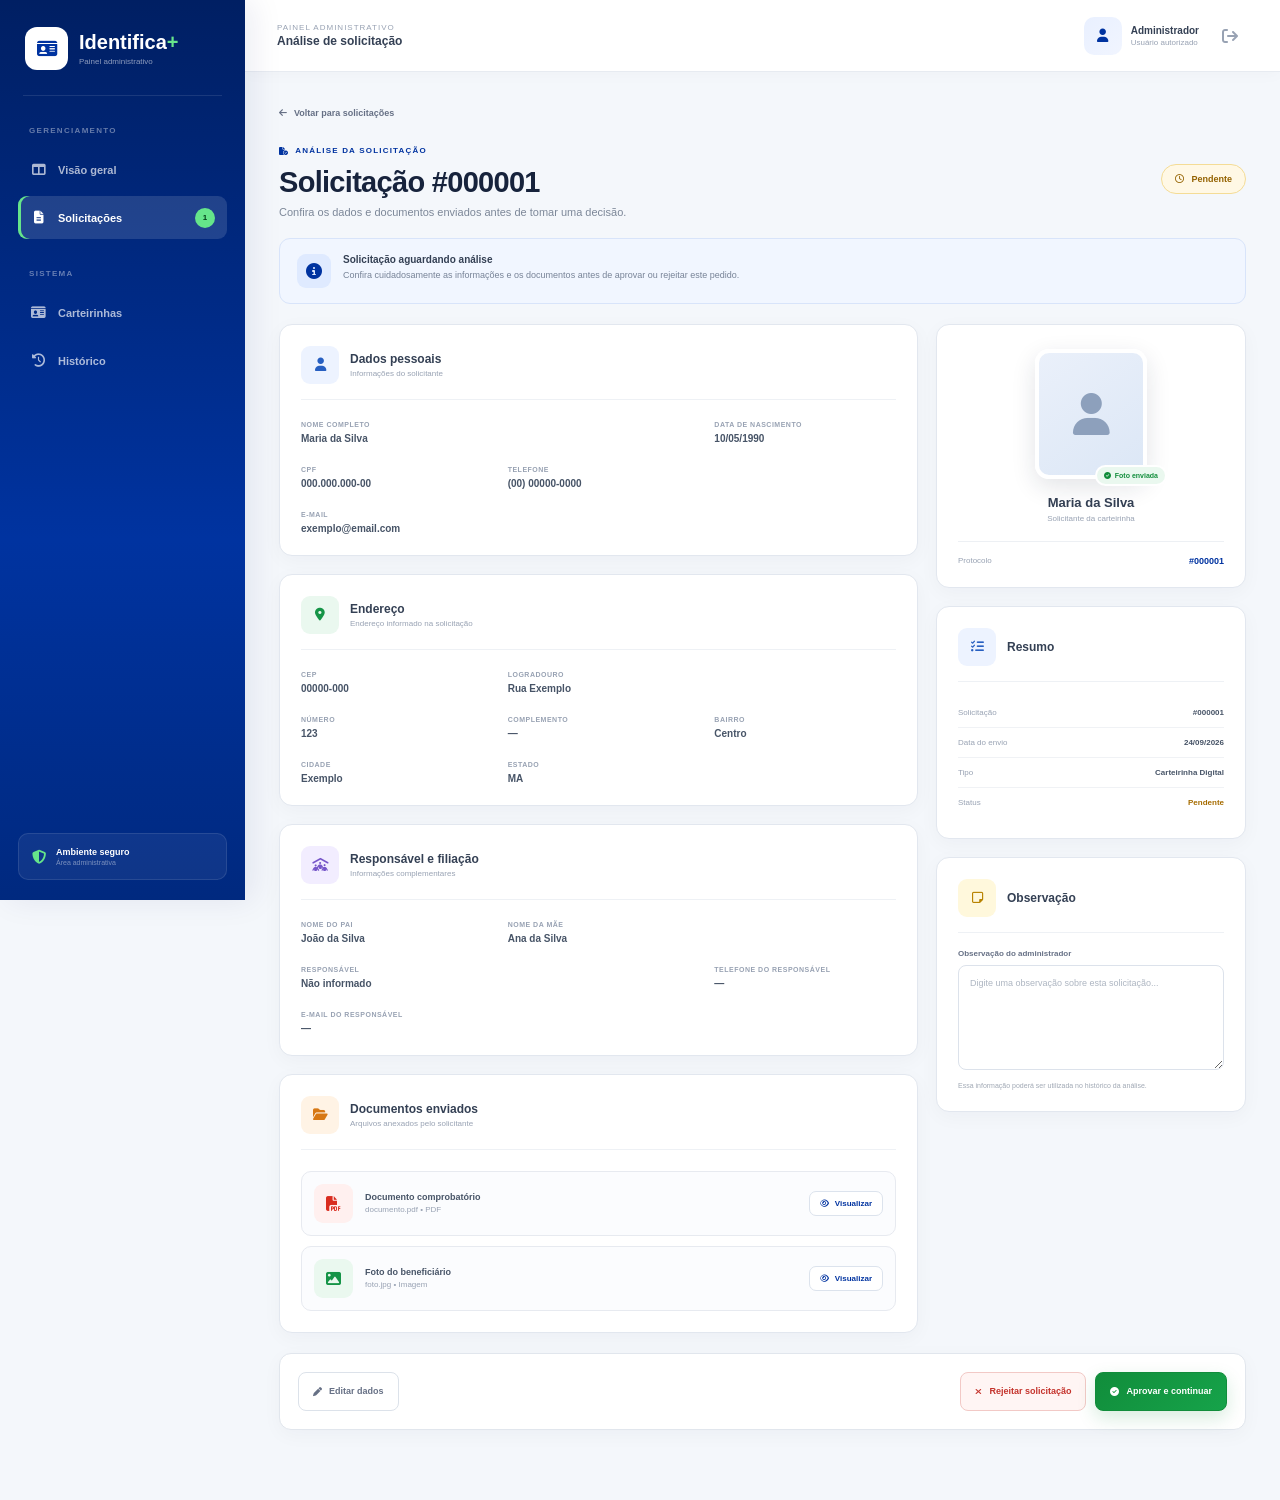
<file: area.admin/analisar-solicitacao.html>
<!DOCTYPE html>
<html lang="pt-BR">

<head>
    <meta charset="UTF-8">
    <meta name="viewport" content="width=device-width, initial-scale=1.0">

    <title>Analisar Solicitação | Identifica+</title>

    <link rel="stylesheet" href="style.css">

    <link
        rel="stylesheet"
        href="https://cdnjs.cloudflare.com/ajax/libs/font-awesome/6.5.2/css/all.min.css"
    >
</head>

<body class="admin-body">

    <div class="admin-layout">

        <!-- MENU LATERAL -->
        <aside class="admin-sidebar">

            <div class="sidebar-marca">

                <div class="sidebar-logo">
                    <i class="fa-solid fa-id-card"></i>
                </div>

                <div>
                    <h1>Identifica<span>+</span></h1>
                    <p>Painel administrativo</p>
                </div>

            </div>

            <div class="sidebar-divisor"></div>

            <nav class="sidebar-menu">

                <span class="sidebar-menu-titulo">
                    GERENCIAMENTO
                </span>

                <a
                    href="dashboard-admin.html"
                    class="sidebar-link"
                >
                    <i class="fa-solid fa-table-columns"></i>
                    <span>Visão geral</span>
                </a>

                <a
                    href="dashboard-admin.html#solicitacoes"
                    class="sidebar-link ativo"
                >
                    <i class="fa-solid fa-file-lines"></i>
                    <span>Solicitações</span>

                    <span class="sidebar-contador">
                        1
                    </span>
                </a>

                <span class="sidebar-menu-titulo segundo">
                    SISTEMA
                </span>

                <a href="#" class="sidebar-link">
                    <i class="fa-solid fa-id-card"></i>
                    <span>Carteirinhas</span>
                </a>

                <a href="#" class="sidebar-link">
                    <i class="fa-solid fa-clock-rotate-left"></i>
                    <span>Histórico</span>
                </a>

            </nav>

            <div class="sidebar-rodape">

                <div class="sidebar-seguranca">

                    <i class="fa-solid fa-shield-halved"></i>

                    <div>
                        <strong>Ambiente seguro</strong>
                        <span>Área administrativa</span>
                    </div>

                </div>

            </div>

        </aside>


        <!-- CONTEÚDO -->
        <div class="admin-principal">

            <!-- TOPBAR -->
            <header class="admin-topbar">

                <button
                    type="button"
                    class="btn-menu-mobile"
                    id="btnMenuMobile"
                    aria-label="Abrir menu"
                >
                    <i class="fa-solid fa-bars"></i>
                </button>

                <div class="topbar-identificacao">
                    <span>Painel administrativo</span>
                    <strong>Análise de solicitação</strong>
                </div>

                <div class="topbar-direita">

                    <div class="topbar-usuario">

                        <div class="usuario-avatar">
                            <i class="fa-solid fa-user"></i>
                        </div>

                        <div class="usuario-info">
                            <strong>Administrador</strong>
                            <span>Usuário autorizado</span>
                        </div>

                    </div>

                    <a
                        href="login-admin.html"
                        class="topbar-sair"
                        title="Sair"
                    >
                        <i class="fa-solid fa-arrow-right-from-bracket"></i>
                    </a>

                </div>

            </header>


            <main class="analise-conteudo">

                <!-- VOLTAR -->
                <a
                    href="dashboard-admin.html"
                    class="voltar-dashboard"
                >
                    <i class="fa-solid fa-arrow-left"></i>
                    Voltar para solicitações
                </a>


                <!-- CABEÇALHO DA SOLICITAÇÃO -->
                <section class="analise-cabecalho">

                    <div>

                        <span class="dashboard-etiqueta">
                            <i class="fa-solid fa-file-circle-check"></i>
                            ANÁLISE DA SOLICITAÇÃO
                        </span>

                        <h2>
                            Solicitação #000001
                        </h2>

                        <p>
                            Confira os dados e documentos enviados
                            antes de tomar uma decisão.
                        </p>

                    </div>

                    <span class="status-analise pendente">
                        <i class="fa-regular fa-clock"></i>
                        Pendente
                    </span>

                </section>


                <!-- ALERTA -->
                <div class="analise-alerta">

                    <div class="analise-alerta-icone">
                        <i class="fa-solid fa-circle-info"></i>
                    </div>

                    <div>
                        <strong>
                            Solicitação aguardando análise
                        </strong>

                        <p>
                            Confira cuidadosamente as informações
                            e os documentos antes de aprovar ou
                            rejeitar este pedido.
                        </p>
                    </div>

                </div>


                <!-- GRID PRINCIPAL -->
                <div class="analise-grid">

                    <!-- COLUNA PRINCIPAL -->
                    <div class="analise-coluna-principal">

                        <!-- DADOS PESSOAIS -->
                        <section class="analise-card">

                            <div class="analise-card-titulo">

                                <div class="analise-card-icone azul">
                                    <i class="fa-solid fa-user"></i>
                                </div>

                                <div>
                                    <h3>Dados pessoais</h3>
                                    <p>
                                        Informações do solicitante
                                    </p>
                                </div>

                            </div>

                            <div class="dados-grid">

                                <div class="dado-item grande">
                                    <span>Nome completo</span>
                                    <strong>Maria da Silva</strong>
                                </div>

                                <div class="dado-item">
                                    <span>Data de nascimento</span>
                                    <strong>10/05/1990</strong>
                                </div>

                                <div class="dado-item">
                                    <span>CPF</span>
                                    <strong>000.000.000-00</strong>
                                </div>

                                <div class="dado-item">
                                    <span>Telefone</span>
                                    <strong>(00) 00000-0000</strong>
                                </div>

                                <div class="dado-item grande">
                                    <span>E-mail</span>
                                    <strong>exemplo@email.com</strong>
                                </div>

                            </div>

                        </section>


                        <!-- ENDEREÇO -->
                        <section class="analise-card">

                            <div class="analise-card-titulo">

                                <div class="analise-card-icone verde">
                                    <i class="fa-solid fa-location-dot"></i>
                                </div>

                                <div>
                                    <h3>Endereço</h3>
                                    <p>
                                        Endereço informado na solicitação
                                    </p>
                                </div>

                            </div>

                            <div class="dados-grid">

                                <div class="dado-item">
                                    <span>CEP</span>
                                    <strong>00000-000</strong>
                                </div>

                                <div class="dado-item grande">
                                    <span>Logradouro</span>
                                    <strong>Rua Exemplo</strong>
                                </div>

                                <div class="dado-item">
                                    <span>Número</span>
                                    <strong>123</strong>
                                </div>

                                <div class="dado-item">
                                    <span>Complemento</span>
                                    <strong>—</strong>
                                </div>

                                <div class="dado-item">
                                    <span>Bairro</span>
                                    <strong>Centro</strong>
                                </div>

                                <div class="dado-item">
                                    <span>Cidade</span>
                                    <strong>Exemplo</strong>
                                </div>

                                <div class="dado-item">
                                    <span>Estado</span>
                                    <strong>MA</strong>
                                </div>

                            </div>

                        </section>


                        <!-- RESPONSÁVEL -->
                        <section class="analise-card">

                            <div class="analise-card-titulo">

                                <div class="analise-card-icone roxo">
                                    <i class="fa-solid fa-people-roof"></i>
                                </div>

                                <div>
                                    <h3>Responsável e filiação</h3>
                                    <p>
                                        Informações complementares
                                    </p>
                                </div>

                            </div>

                            <div class="dados-grid">

                                <div class="dado-item">
                                    <span>Nome do pai</span>
                                    <strong>João da Silva</strong>
                                </div>

                                <div class="dado-item">
                                    <span>Nome da mãe</span>
                                    <strong>Ana da Silva</strong>
                                </div>

                                <div class="dado-item grande">
                                    <span>Responsável</span>
                                    <strong>Não informado</strong>
                                </div>

                                <div class="dado-item">
                                    <span>Telefone do responsável</span>
                                    <strong>—</strong>
                                </div>

                                <div class="dado-item grande">
                                    <span>E-mail do responsável</span>
                                    <strong>—</strong>
                                </div>

                            </div>

                        </section>


                        <!-- DOCUMENTOS -->
                        <section class="analise-card">

                            <div class="analise-card-titulo">

                                <div class="analise-card-icone laranja">
                                    <i class="fa-solid fa-folder-open"></i>
                                </div>

                                <div>
                                    <h3>Documentos enviados</h3>
                                    <p>
                                        Arquivos anexados pelo solicitante
                                    </p>
                                </div>

                            </div>


                            <div class="documentos-lista">

                                <article class="documento-item">

                                    <div class="documento-tipo pdf">
                                        <i class="fa-solid fa-file-pdf"></i>
                                    </div>

                                    <div class="documento-info">
                                        <strong>
                                            Documento comprobatório
                                        </strong>

                                        <span>
                                            documento.pdf • PDF
                                        </span>
                                    </div>

                                    <button
                                        type="button"
                                        class="btn-documento"
                                    >
                                        <i class="fa-regular fa-eye"></i>
                                        Visualizar
                                    </button>

                                </article>


                                <article class="documento-item">

                                    <div class="documento-tipo imagem">
                                        <i class="fa-solid fa-image"></i>
                                    </div>

                                    <div class="documento-info">
                                        <strong>
                                            Foto do beneficiário
                                        </strong>

                                        <span>
                                            foto.jpg • Imagem
                                        </span>
                                    </div>

                                    <button
                                        type="button"
                                        class="btn-documento"
                                    >
                                        <i class="fa-regular fa-eye"></i>
                                        Visualizar
                                    </button>

                                </article>

                            </div>

                        </section>

                    </div>


                    <!-- COLUNA DIREITA -->
                    <aside class="analise-coluna-lateral">

                        <!-- FOTO -->
                        <section class="analise-card foto-card">

                            <div class="foto-beneficiario">

                                <div class="foto-placeholder">
                                    <i class="fa-solid fa-user"></i>
                                </div>

                                <span class="foto-status">
                                    <i class="fa-solid fa-circle-check"></i>
                                    Foto enviada
                                </span>

                            </div>

                            <h3>Maria da Silva</h3>

                            <p>
                                Solicitante da carteirinha
                            </p>

                            <div class="foto-protocolo">

                                <span>Protocolo</span>

                                <strong>#000001</strong>

                            </div>

                        </section>


                        <!-- RESUMO -->
                        <section class="analise-card">

                            <div class="analise-card-titulo compacto">

                                <div class="analise-card-icone azul">
                                    <i class="fa-solid fa-list-check"></i>
                                </div>

                                <div>
                                    <h3>Resumo</h3>
                                </div>

                            </div>


                            <div class="resumo-analise">

                                <div>
                                    <span>Solicitação</span>
                                    <strong>#000001</strong>
                                </div>

                                <div>
                                    <span>Data do envio</span>
                                    <strong>24/09/2026</strong>
                                </div>

                                <div>
                                    <span>Tipo</span>
                                    <strong>Carteirinha Digital</strong>
                                </div>

                                <div>
                                    <span>Status</span>

                                    <strong class="texto-pendente">
                                        Pendente
                                    </strong>
                                </div>

                            </div>

                        </section>


                        <!-- OBSERVAÇÃO -->
                        <section class="analise-card">

                            <div class="analise-card-titulo compacto">

                                <div class="analise-card-icone amarelo">
                                    <i class="fa-regular fa-note-sticky"></i>
                                </div>

                                <div>
                                    <h3>Observação</h3>
                                </div>

                            </div>

                            <label
                                for="observacaoAdmin"
                                class="label-observacao"
                            >
                                Observação do administrador
                            </label>

                            <textarea
                                id="observacaoAdmin"
                                class="observacao-admin"
                                placeholder="Digite uma observação sobre esta solicitação..."
                            ></textarea>

                            <span class="observacao-ajuda">
                                Essa informação poderá ser utilizada
                                no histórico da análise.
                            </span>

                        </section>

                    </aside>

                </div>


                <!-- AÇÕES -->
                <section class="acoes-analise">

                    <div class="acoes-esquerda">

                        <button
                            type="button"
                            class="btn-analise btn-editar"
                        >
                            <i class="fa-solid fa-pen"></i>
                            Editar dados
                        </button>

                    </div>


                    <div class="acoes-direita">

                        <button
                            type="button"
                            class="btn-analise btn-rejeitar"
                        >
                            <i class="fa-solid fa-xmark"></i>
                            Rejeitar solicitação
                        </button>


                        <button
                            type="button"
                            class="btn-analise btn-validar"
                        >
                            <i class="fa-solid fa-circle-check"></i>
                            Aprovar e continuar
                        </button>

                    </div>

                </section>

            </main>

        </div>

    </div>


    <script src="script.js"></script>

</body>

</html>
</file>
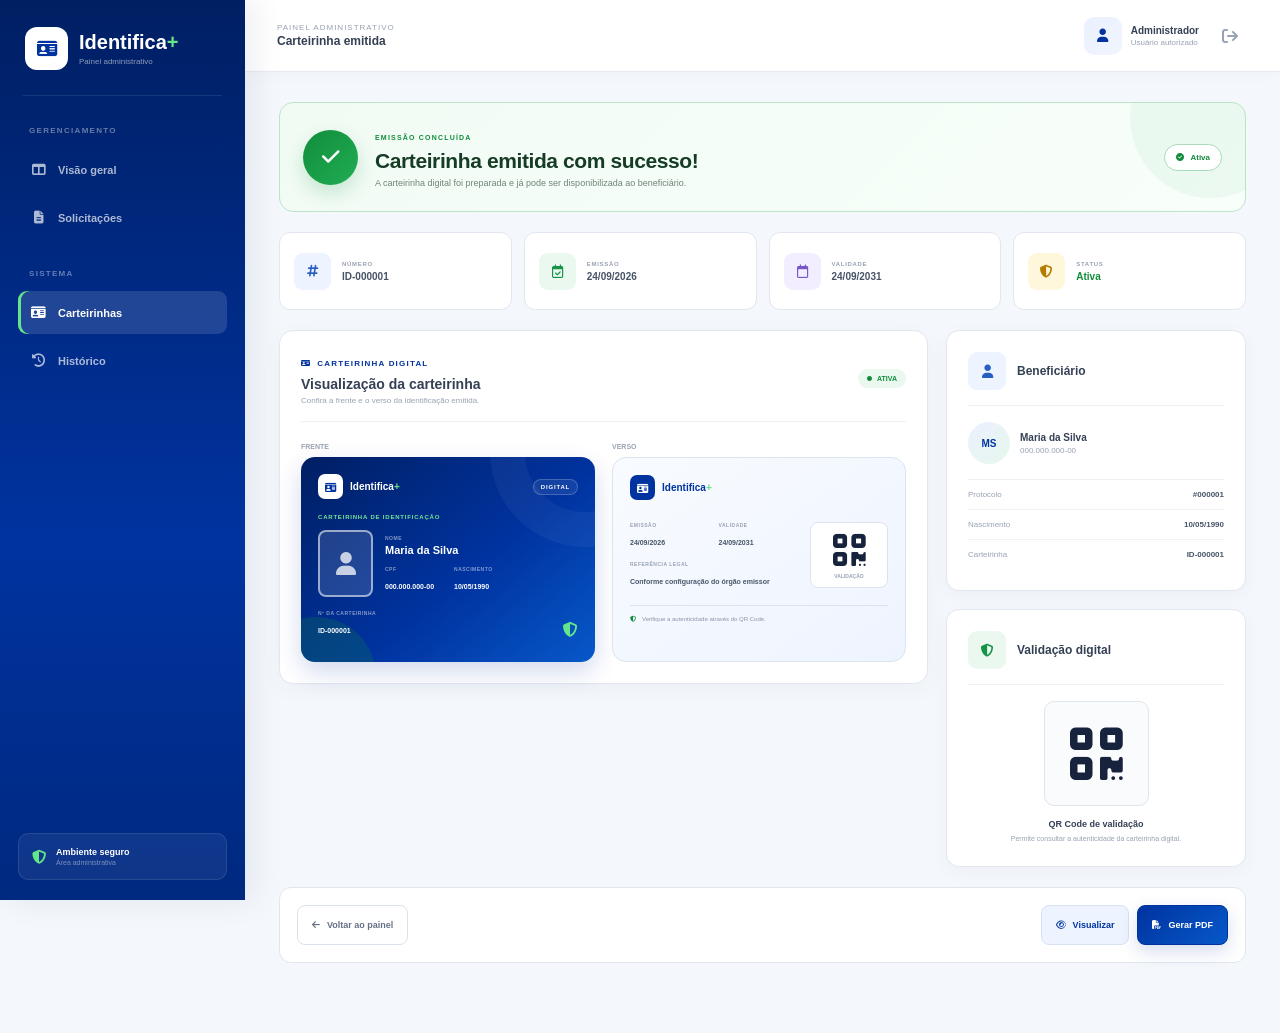
<file: area.admin/cart-emitida.html>
<!DOCTYPE html>
<html lang="pt-BR">

<head>
    <meta charset="UTF-8">
    <meta name="viewport" content="width=device-width, initial-scale=1.0">

    <title>Carteirinha Emitida | Identifica+</title>

    <link rel="stylesheet" href="style.css">

    <link
        rel="stylesheet"
        href="https://cdnjs.cloudflare.com/ajax/libs/font-awesome/6.5.2/css/all.min.css"
    >
</head>

<body class="admin-body">

    <div class="admin-layout">

        <!-- MENU LATERAL -->
        <aside class="admin-sidebar">

            <div class="sidebar-marca">

                <div class="sidebar-logo">
                    <i class="fa-solid fa-id-card"></i>
                </div>

                <div>
                    <h1>Identifica<span>+</span></h1>
                    <p>Painel administrativo</p>
                </div>

            </div>

            <div class="sidebar-divisor"></div>

            <nav class="sidebar-menu">

                <span class="sidebar-menu-titulo">
                    GERENCIAMENTO
                </span>

                <a
                    href="dashboard-admin.html"
                    class="sidebar-link"
                >
                    <i class="fa-solid fa-table-columns"></i>
                    <span>Visão geral</span>
                </a>

                <a
                    href="dashboard-admin.html#solicitacoes"
                    class="sidebar-link"
                >
                    <i class="fa-solid fa-file-lines"></i>
                    <span>Solicitações</span>
                </a>

                <span class="sidebar-menu-titulo segundo">
                    SISTEMA
                </span>

                <a
                    href="#"
                    class="sidebar-link ativo"
                >
                    <i class="fa-solid fa-id-card"></i>
                    <span>Carteirinhas</span>
                </a>

                <a
                    href="#"
                    class="sidebar-link"
                >
                    <i class="fa-solid fa-clock-rotate-left"></i>
                    <span>Histórico</span>
                </a>

            </nav>

            <div class="sidebar-rodape">

                <div class="sidebar-seguranca">

                    <i class="fa-solid fa-shield-halved"></i>

                    <div>
                        <strong>Ambiente seguro</strong>
                        <span>Área administrativa</span>
                    </div>

                </div>

            </div>

        </aside>


        <!-- ÁREA PRINCIPAL -->
        <div class="admin-principal">

            <!-- TOPBAR -->
            <header class="admin-topbar">

                <button
                    type="button"
                    class="btn-menu-mobile"
                    id="btnMenuMobile"
                    aria-label="Abrir menu"
                >
                    <i class="fa-solid fa-bars"></i>
                </button>

                <div class="topbar-identificacao">
                    <span>Painel administrativo</span>
                    <strong>Carteirinha emitida</strong>
                </div>

                <div class="topbar-direita">

                    <div class="topbar-usuario">

                        <div class="usuario-avatar">
                            <i class="fa-solid fa-user"></i>
                        </div>

                        <div class="usuario-info">
                            <strong>Administrador</strong>
                            <span>Usuário autorizado</span>
                        </div>

                    </div>

                    <a
                        href="login-admin.html"
                        class="topbar-sair"
                        title="Sair"
                    >
                        <i class="fa-solid fa-arrow-right-from-bracket"></i>
                    </a>

                </div>

            </header>


            <!-- CONTEÚDO -->
            <main class="emitida-conteudo">

                <!-- SUCESSO -->
                <section class="emitida-sucesso">

                    <div class="emitida-check">
                        <i class="fa-solid fa-check"></i>
                    </div>

                    <div class="emitida-sucesso-texto">

                        <span>
                            EMISSÃO CONCLUÍDA
                        </span>

                        <h2>
                            Carteirinha emitida com sucesso!
                        </h2>

                        <p>
                            A carteirinha digital foi preparada
                            e já pode ser disponibilizada ao beneficiário.
                        </p>

                    </div>

                    <span class="emitida-status">
                        <i class="fa-solid fa-circle-check"></i>
                        Ativa
                    </span>

                </section>


                <!-- RESUMO -->
                <section class="emitida-resumo">

                    <div class="emitida-resumo-item">

                        <div class="resumo-icone azul">
                            <i class="fa-solid fa-hashtag"></i>
                        </div>

                        <div>
                            <span>NÚMERO</span>
                            <strong>ID-000001</strong>
                        </div>

                    </div>


                    <div class="emitida-resumo-item">

                        <div class="resumo-icone verde">
                            <i class="fa-regular fa-calendar-check"></i>
                        </div>

                        <div>
                            <span>EMISSÃO</span>
                            <strong>24/09/2026</strong>
                        </div>

                    </div>


                    <div class="emitida-resumo-item">

                        <div class="resumo-icone roxo">
                            <i class="fa-regular fa-calendar"></i>
                        </div>

                        <div>
                            <span>VALIDADE</span>
                            <strong>24/09/2031</strong>
                        </div>

                    </div>


                    <div class="emitida-resumo-item">

                        <div class="resumo-icone amarelo">
                            <i class="fa-solid fa-shield-halved"></i>
                        </div>

                        <div>
                            <span>STATUS</span>
                            <strong class="resumo-status-ativo">
                                Ativa
                            </strong>
                        </div>

                    </div>

                </section>


                <!-- GRID PRINCIPAL -->
                <div class="emitida-grid">

                    <!-- CARTEIRINHA -->
                    <section class="emitida-painel">

                        <div class="emitida-painel-titulo">

                            <div>

                                <span class="dashboard-etiqueta">
                                    <i class="fa-solid fa-id-card"></i>
                                    CARTEIRINHA DIGITAL
                                </span>

                                <h3>
                                    Visualização da carteirinha
                                </h3>

                                <p>
                                    Confira a frente e o verso
                                    da identificação emitida.
                                </p>

                            </div>

                            <span class="selo-ativa">
                                <i class="fa-solid fa-circle"></i>
                                ATIVA
                            </span>

                        </div>


                        <div class="emitida-cartoes">

                            <!-- FRENTE -->
                            <div>

                                <span class="lado-cartao">
                                    Frente
                                </span>

                                <article class="carteirinha frente">

                                    <div class="cart-decoracao cart-decoracao-1"></div>
                                    <div class="cart-decoracao cart-decoracao-2"></div>

                                    <div class="cart-topo">

                                        <div class="cart-marca">

                                            <div>
                                                <i class="fa-solid fa-id-card"></i>
                                            </div>

                                            <span>
                                                Identifica<strong>+</strong>
                                            </span>

                                        </div>

                                        <span class="cart-digital">
                                            DIGITAL
                                        </span>

                                    </div>


                                    <div class="cart-tipo">
                                        CARTEIRINHA DE IDENTIFICAÇÃO
                                    </div>


                                    <div class="cart-corpo">

                                        <div class="cart-foto">
                                            <i class="fa-solid fa-user"></i>
                                        </div>

                                        <div class="cart-dados">

                                            <span>NOME</span>

                                            <strong>
                                                Maria da Silva
                                            </strong>


                                            <div class="cart-dados-linha">

                                                <p>
                                                    <span>CPF</span>

                                                    <strong>
                                                        000.000.000-00
                                                    </strong>
                                                </p>

                                                <p>
                                                    <span>NASCIMENTO</span>

                                                    <strong>
                                                        10/05/1990
                                                    </strong>
                                                </p>

                                            </div>

                                        </div>

                                    </div>


                                    <div class="cart-rodape">

                                        <div>

                                            <span>
                                                Nº DA CARTEIRINHA
                                            </span>

                                            <strong>
                                                ID-000001
                                            </strong>

                                        </div>

                                        <i class="fa-solid fa-shield-halved"></i>

                                    </div>

                                </article>

                            </div>


                            <!-- VERSO -->
                            <div>

                                <span class="lado-cartao">
                                    Verso
                                </span>

                                <article class="carteirinha verso">

                                    <div class="verso-cabecalho">

                                        <div class="cart-marca">

                                            <div>
                                                <i class="fa-solid fa-id-card"></i>
                                            </div>

                                            <span>
                                                Identifica<strong>+</strong>
                                            </span>

                                        </div>

                                    </div>


                                    <div class="verso-conteudo">

                                        <div class="verso-dados">

                                            <div>
                                                <span>EMISSÃO</span>
                                                <strong>24/09/2026</strong>
                                            </div>

                                            <div>
                                                <span>VALIDADE</span>
                                                <strong>24/09/2031</strong>
                                            </div>

                                            <div class="verso-legal">
                                                <span>
                                                    REFERÊNCIA LEGAL
                                                </span>

                                                <strong>
                                                    Conforme configuração
                                                    do órgão emissor
                                                </strong>
                                            </div>

                                        </div>


                                        <div class="cart-qr">

                                            <i class="fa-solid fa-qrcode"></i>

                                            <span>
                                                VALIDAÇÃO
                                            </span>

                                        </div>

                                    </div>


                                    <div class="verso-aviso">

                                        <i class="fa-solid fa-shield-halved"></i>

                                        <span>
                                            Verifique a autenticidade
                                            através do QR Code.
                                        </span>

                                    </div>

                                </article>

                            </div>

                        </div>

                    </section>


                    <!-- INFORMAÇÕES LATERAIS -->
                    <aside class="emitida-lateral">

                        <!-- BENEFICIÁRIO -->
                        <section class="analise-card">

                            <div class="analise-card-titulo compacto">

                                <div class="analise-card-icone azul">
                                    <i class="fa-solid fa-user"></i>
                                </div>

                                <div>
                                    <h3>Beneficiário</h3>
                                </div>

                            </div>


                            <div class="emitida-beneficiario">

                                <div class="emitida-avatar">
                                    MS
                                </div>

                                <div>
                                    <strong>Maria da Silva</strong>
                                    <span>000.000.000-00</span>
                                </div>

                            </div>


                            <div class="emitida-info-lista">

                                <div>
                                    <span>Protocolo</span>
                                    <strong>#000001</strong>
                                </div>

                                <div>
                                    <span>Nascimento</span>
                                    <strong>10/05/1990</strong>
                                </div>

                                <div>
                                    <span>Carteirinha</span>
                                    <strong>ID-000001</strong>
                                </div>

                            </div>

                        </section>


                        <!-- VALIDAÇÃO -->
                        <section class="analise-card">

                            <div class="analise-card-titulo compacto">

                                <div class="analise-card-icone verde">
                                    <i class="fa-solid fa-shield-halved"></i>
                                </div>

                                <div>
                                    <h3>Validação digital</h3>
                                </div>

                            </div>


                            <div class="emitida-validacao">

                                <div class="emitida-qr">
                                    <i class="fa-solid fa-qrcode"></i>
                                </div>

                                <strong>
                                    QR Code de validação
                                </strong>

                                <p>
                                    Permite consultar a autenticidade
                                    da carteirinha digital.
                                </p>

                            </div>

                        </section>

                    </aside>

                </div>


                <!-- AÇÕES -->
                <section class="emitida-acoes">

                    <a
                        href="dashboard-admin.html"
                        class="btn-voltar-painel"
                    >
                        <i class="fa-solid fa-arrow-left"></i>
                        Voltar ao painel
                    </a>


                    <div>

                        <button
                            type="button"
                            class="btn-ver-carteirinha"
                        >
                            <i class="fa-regular fa-eye"></i>
                            Visualizar
                        </button>


                        <button
                            type="button"
                            class="btn-pdf"
                        >
                            <i class="fa-solid fa-file-pdf"></i>
                            Gerar PDF
                        </button>

                    </div>

                </section>

            </main>

        </div>

    </div>


    <script src="script.js"></script>

</body>

</html>
</file>
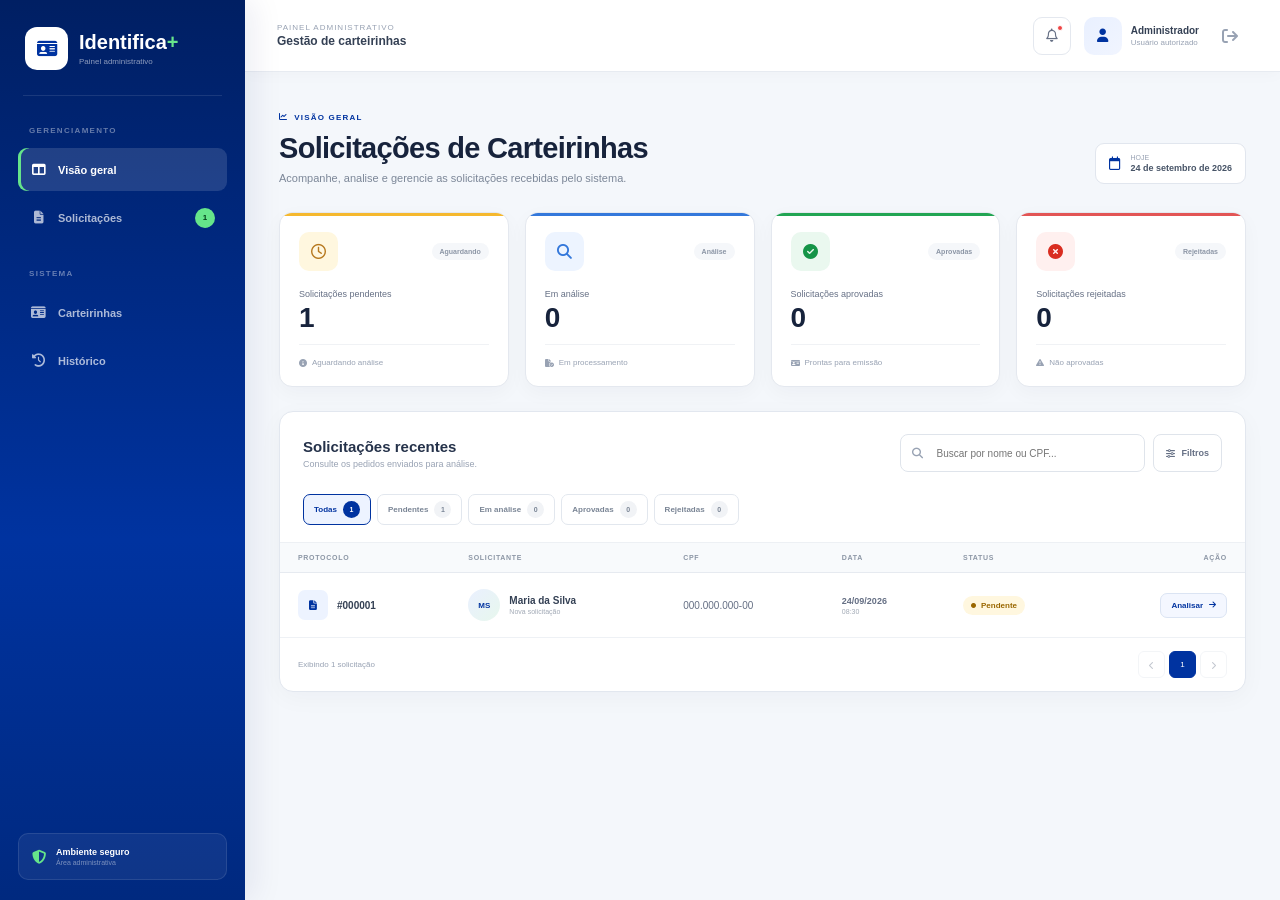
<file: area.admin/dashboard-admin.html>
<!DOCTYPE html>
<html lang="pt-BR">

<head>
    <meta charset="UTF-8">
    <meta name="viewport" content="width=device-width, initial-scale=1.0">

    <title>Painel Administrativo | Identifica+</title>

    <link rel="stylesheet" href="style.css">

    <link
        rel="stylesheet"
        href="https://cdnjs.cloudflare.com/ajax/libs/font-awesome/6.5.2/css/all.min.css"
    >
</head>

<body class="admin-body">

    <div class="admin-layout">

        <!-- =====================================
             MENU LATERAL
        ====================================== -->
        <aside class="admin-sidebar">

            <div class="sidebar-marca">

                <div class="sidebar-logo">
                    <i class="fa-solid fa-id-card"></i>
                </div>

                <div>
                    <h1>Identifica<span>+</span></h1>
                    <p>Painel administrativo</p>
                </div>

            </div>


            <div class="sidebar-divisor"></div>


            <nav class="sidebar-menu">

                <span class="sidebar-menu-titulo">
                    GERENCIAMENTO
                </span>

                <a
                    href="dashboard-admin.html"
                    class="sidebar-link ativo"
                >
                    <i class="fa-solid fa-table-columns"></i>

                    <span>Visão geral</span>
                </a>


                <a
                    href="#solicitacoes"
                    class="sidebar-link"
                >
                    <i class="fa-solid fa-file-lines"></i>

                    <span>Solicitações</span>

                    <span class="sidebar-contador">
                        1
                    </span>
                </a>


                <span class="sidebar-menu-titulo segundo">
                    SISTEMA
                </span>


                <a
                    href="#"
                    class="sidebar-link"
                >
                    <i class="fa-solid fa-id-card"></i>

                    <span>Carteirinhas</span>
                </a>


                <a
                    href="#"
                    class="sidebar-link"
                >
                    <i class="fa-solid fa-clock-rotate-left"></i>

                    <span>Histórico</span>
                </a>

            </nav>


            <div class="sidebar-rodape">

                <div class="sidebar-seguranca">

                    <i class="fa-solid fa-shield-halved"></i>

                    <div>
                        <strong>Ambiente seguro</strong>
                        <span>Área administrativa</span>
                    </div>

                </div>

            </div>

        </aside>


        <!-- =====================================
             CONTEÚDO PRINCIPAL
        ====================================== -->
        <div class="admin-principal">

            <!-- CABEÇALHO -->
            <header class="admin-topbar">

                <button
                    type="button"
                    class="btn-menu-mobile"
                    id="btnMenuMobile"
                    aria-label="Abrir menu"
                >
                    <i class="fa-solid fa-bars"></i>
                </button>


                <div class="topbar-identificacao">

                    <span>
                        Painel administrativo
                    </span>

                    <strong>
                        Gestão de carteirinhas
                    </strong>

                </div>


                <div class="topbar-direita">

                    <button
                        type="button"
                        class="topbar-notificacao"
                        aria-label="Notificações"
                    >
                        <i class="fa-regular fa-bell"></i>

                        <span></span>
                    </button>


                    <div class="topbar-usuario">

                        <div class="usuario-avatar">
                            <i class="fa-solid fa-user"></i>
                        </div>

                        <div class="usuario-info">
                            <strong>Administrador</strong>
                            <span>Usuário autorizado</span>
                        </div>

                    </div>


                    <a
                        href="login-admin.html"
                        class="topbar-sair"
                        title="Sair"
                    >
                        <i class="fa-solid fa-arrow-right-from-bracket"></i>
                    </a>

                </div>

            </header>


            <!-- =====================================
                 CONTEÚDO
            ====================================== -->
            <main class="dashboard-conteudo">

                <!-- BOAS-VINDAS -->
                <section class="dashboard-cabecalho">

                    <div>

                        <span class="dashboard-etiqueta">
                            <i class="fa-solid fa-chart-line"></i>
                            VISÃO GERAL
                        </span>

                        <h2>
                            Solicitações de Carteirinhas
                        </h2>

                        <p>
                            Acompanhe, analise e gerencie as
                            solicitações recebidas pelo sistema.
                        </p>

                    </div>


                    <div class="dashboard-data">

                        <i class="fa-regular fa-calendar"></i>

                        <div>
                            <span>Hoje</span>
                            <strong>24 de setembro de 2026</strong>
                        </div>

                    </div>

                </section>


                <!-- =====================================
                     CARDS
                ====================================== -->
                <section class="dashboard-cards">

                    <!-- PENDENTES -->
                    <article class="dashboard-card card-amarelo">

                        <div class="card-topo">

                            <div class="card-icone">
                                <i class="fa-regular fa-clock"></i>
                            </div>

                            <span class="card-status">
                                Aguardando
                            </span>

                        </div>

                        <div class="card-conteudo">

                            <span>
                                Solicitações pendentes
                            </span>

                            <strong>1</strong>

                        </div>

                        <div class="card-rodape">
                            <i class="fa-solid fa-circle-info"></i>
                            Aguardando análise
                        </div>

                    </article>


                    <!-- EM ANÁLISE -->
                    <article class="dashboard-card card-azul">

                        <div class="card-topo">

                            <div class="card-icone">
                                <i class="fa-solid fa-magnifying-glass"></i>
                            </div>

                            <span class="card-status">
                                Análise
                            </span>

                        </div>

                        <div class="card-conteudo">

                            <span>
                                Em análise
                            </span>

                            <strong>0</strong>

                        </div>

                        <div class="card-rodape">
                            <i class="fa-solid fa-file-circle-check"></i>
                            Em processamento
                        </div>

                    </article>


                    <!-- APROVADAS -->
                    <article class="dashboard-card card-verde">

                        <div class="card-topo">

                            <div class="card-icone">
                                <i class="fa-solid fa-circle-check"></i>
                            </div>

                            <span class="card-status">
                                Aprovadas
                            </span>

                        </div>

                        <div class="card-conteudo">

                            <span>
                                Solicitações aprovadas
                            </span>

                            <strong>0</strong>

                        </div>

                        <div class="card-rodape">
                            <i class="fa-solid fa-id-card"></i>
                            Prontas para emissão
                        </div>

                    </article>


                    <!-- REJEITADAS -->
                    <article class="dashboard-card card-vermelho">

                        <div class="card-topo">

                            <div class="card-icone">
                                <i class="fa-solid fa-circle-xmark"></i>
                            </div>

                            <span class="card-status">
                                Rejeitadas
                            </span>

                        </div>

                        <div class="card-conteudo">

                            <span>
                                Solicitações rejeitadas
                            </span>

                            <strong>0</strong>

                        </div>

                        <div class="card-rodape">
                            <i class="fa-solid fa-triangle-exclamation"></i>
                            Não aprovadas
                        </div>

                    </article>

                </section>


                <!-- =====================================
                     SOLICITAÇÕES
                ====================================== -->
                <section
                    class="solicitacoes-painel"
                    id="solicitacoes"
                >

                    <div class="solicitacoes-topo">

                        <div>

                            <h3>
                                Solicitações recentes
                            </h3>

                            <p>
                                Consulte os pedidos enviados
                                para análise.
                            </p>

                        </div>


                        <div class="solicitacoes-acoes">

                            <div class="busca-admin">

                                <i class="fa-solid fa-magnifying-glass"></i>

                                <input
                                    type="search"
                                    id="buscaSolicitacao"
                                    placeholder="Buscar por nome ou CPF..."
                                >

                            </div>


                            <button
                                type="button"
                                class="btn-filtro-admin"
                            >
                                <i class="fa-solid fa-sliders"></i>
                                Filtros
                            </button>

                        </div>

                    </div>


                    <!-- FILTROS RÁPIDOS -->
                    <div class="filtros-status">

                        <button
                            type="button"
                            class="filtro-status ativo"
                        >
                            Todas

                            <span>1</span>
                        </button>


                        <button
                            type="button"
                            class="filtro-status"
                        >
                            Pendentes

                            <span>1</span>
                        </button>


                        <button
                            type="button"
                            class="filtro-status"
                        >
                            Em análise

                            <span>0</span>
                        </button>


                        <button
                            type="button"
                            class="filtro-status"
                        >
                            Aprovadas

                            <span>0</span>
                        </button>


                        <button
                            type="button"
                            class="filtro-status"
                        >
                            Rejeitadas

                            <span>0</span>
                        </button>

                    </div>


                    <!-- TABELA -->
                    <div class="tabela-admin-container">

                        <table class="tabela-admin">

                            <thead>

                                <tr>
                                    <th>Protocolo</th>
                                    <th>Solicitante</th>
                                    <th>CPF</th>
                                    <th>Data</th>
                                    <th>Status</th>
                                    <th class="coluna-acao">
                                        Ação
                                    </th>
                                </tr>

                            </thead>


                            <tbody>

                                <tr class="linha-solicitacao">

                                    <td>

                                        <div class="protocolo-admin">

                                            <div class="protocolo-icone">
                                                <i class="fa-solid fa-file-lines"></i>
                                            </div>

                                            <strong>#000001</strong>

                                        </div>

                                    </td>


                                    <td>

                                        <div class="solicitante-admin">

                                            <div class="solicitante-avatar">
                                                MS
                                            </div>

                                            <div>
                                                <strong>
                                                    Maria da Silva
                                                </strong>

                                                <span>
                                                    Nova solicitação
                                                </span>
                                            </div>

                                        </div>

                                    </td>


                                    <td>
                                        000.000.000-00
                                    </td>


                                    <td>

                                        <div class="data-solicitacao">
                                            <strong>24/09/2026</strong>
                                            <span>08:30</span>
                                        </div>

                                    </td>


                                    <td>

                                        <span class="status-admin pendente">
                                            <i class="fa-solid fa-circle"></i>
                                            Pendente
                                        </span>

                                    </td>


                                    <td class="coluna-acao">

                                        <a
                                            href="analisar-solicitacao.html"
                                            class="btn-analisar"
                                        >
                                            Analisar

                                            <i class="fa-solid fa-arrow-right"></i>
                                        </a>

                                    </td>

                                </tr>

                            </tbody>

                        </table>

                    </div>


                    <!-- RODAPÉ DA TABELA -->
                    <div class="tabela-rodape">

                        <span>
                            Exibindo 1 solicitação
                        </span>

                        <div class="paginacao-admin">

                            <button
                                type="button"
                                disabled
                            >
                                <i class="fa-solid fa-chevron-left"></i>
                            </button>

                            <button
                                type="button"
                                class="pagina-ativa"
                            >
                                1
                            </button>

                            <button
                                type="button"
                                disabled
                            >
                                <i class="fa-solid fa-chevron-right"></i>
                            </button>

                        </div>

                    </div>

                </section>

            </main>

        </div>

    </div>


    <script src="script.js"></script>

</body>

</html>
</file>
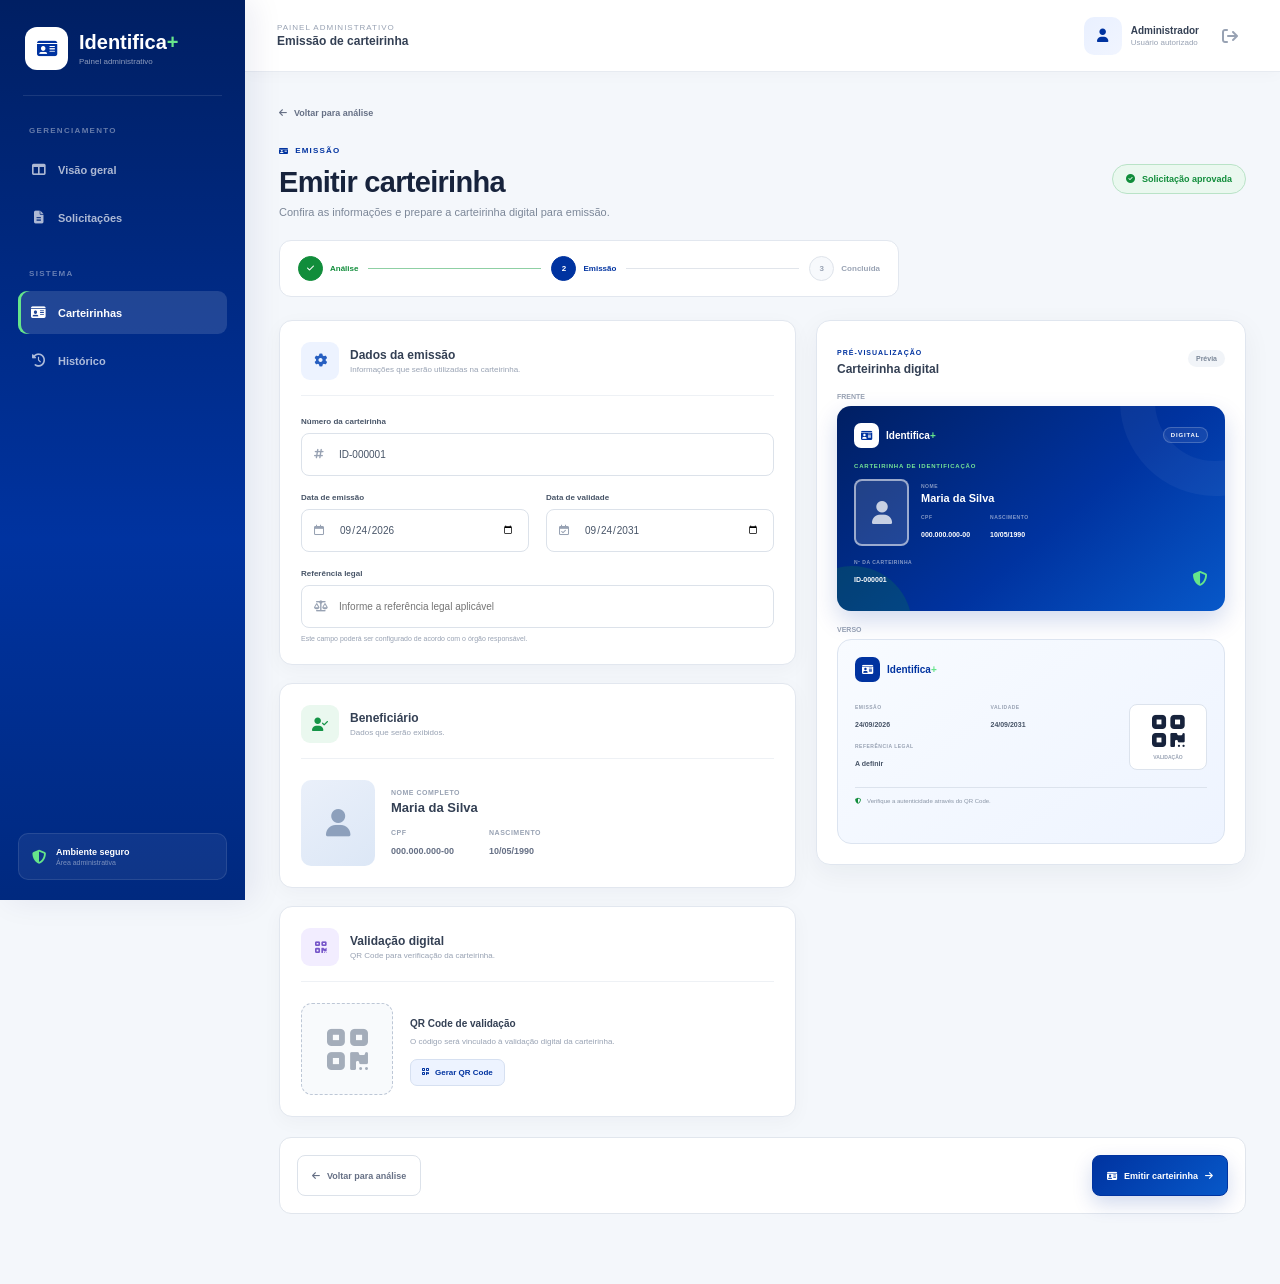
<file: area.admin/emitir-cart.html>
<!DOCTYPE html>
<html lang="pt-BR">

<head>
    <meta charset="UTF-8">
    <meta name="viewport" content="width=device-width, initial-scale=1.0">

    <title>Emitir Carteirinha | Identifica+</title>

    <link rel="stylesheet" href="style.css">

    <link
        rel="stylesheet"
        href="https://cdnjs.cloudflare.com/ajax/libs/font-awesome/6.5.2/css/all.min.css"
    >
</head>

<body class="admin-body">

    <div class="admin-layout">

        <!-- MENU LATERAL -->
        <aside class="admin-sidebar">

            <div class="sidebar-marca">

                <div class="sidebar-logo">
                    <i class="fa-solid fa-id-card"></i>
                </div>

                <div>
                    <h1>Identifica<span>+</span></h1>
                    <p>Painel administrativo</p>
                </div>

            </div>

            <div class="sidebar-divisor"></div>

            <nav class="sidebar-menu">

                <span class="sidebar-menu-titulo">
                    GERENCIAMENTO
                </span>

                <a href="dashboard-admin.html" class="sidebar-link">
                    <i class="fa-solid fa-table-columns"></i>
                    <span>Visão geral</span>
                </a>

                <a
                    href="dashboard-admin.html#solicitacoes"
                    class="sidebar-link"
                >
                    <i class="fa-solid fa-file-lines"></i>
                    <span>Solicitações</span>
                </a>

                <span class="sidebar-menu-titulo segundo">
                    SISTEMA
                </span>

                <a href="#" class="sidebar-link ativo">
                    <i class="fa-solid fa-id-card"></i>
                    <span>Carteirinhas</span>
                </a>

                <a href="#" class="sidebar-link">
                    <i class="fa-solid fa-clock-rotate-left"></i>
                    <span>Histórico</span>
                </a>

            </nav>

            <div class="sidebar-rodape">

                <div class="sidebar-seguranca">

                    <i class="fa-solid fa-shield-halved"></i>

                    <div>
                        <strong>Ambiente seguro</strong>
                        <span>Área administrativa</span>
                    </div>

                </div>

            </div>

        </aside>


        <!-- ÁREA PRINCIPAL -->
        <div class="admin-principal">

            <header class="admin-topbar">

                <button
                    type="button"
                    class="btn-menu-mobile"
                    id="btnMenuMobile"
                    aria-label="Abrir menu"
                >
                    <i class="fa-solid fa-bars"></i>
                </button>

                <div class="topbar-identificacao">
                    <span>Painel administrativo</span>
                    <strong>Emissão de carteirinha</strong>
                </div>

                <div class="topbar-direita">

                    <div class="topbar-usuario">

                        <div class="usuario-avatar">
                            <i class="fa-solid fa-user"></i>
                        </div>

                        <div class="usuario-info">
                            <strong>Administrador</strong>
                            <span>Usuário autorizado</span>
                        </div>

                    </div>

                    <a
                        href="login-admin.html"
                        class="topbar-sair"
                        title="Sair"
                    >
                        <i class="fa-solid fa-arrow-right-from-bracket"></i>
                    </a>

                </div>

            </header>


            <main class="emissao-conteudo">

                <!-- VOLTAR -->
                <a
                    href="analisar-solicitacao.html"
                    class="voltar-dashboard"
                >
                    <i class="fa-solid fa-arrow-left"></i>
                    Voltar para análise
                </a>


                <!-- CABEÇALHO -->
                <section class="emissao-cabecalho">

                    <div>

                        <span class="dashboard-etiqueta">
                            <i class="fa-solid fa-id-card"></i>
                            EMISSÃO
                        </span>

                        <h2>
                            Emitir carteirinha
                        </h2>

                        <p>
                            Confira as informações e prepare
                            a carteirinha digital para emissão.
                        </p>

                    </div>

                    <span class="status-emissao">
                        <i class="fa-solid fa-circle-check"></i>
                        Solicitação aprovada
                    </span>

                </section>


                <!-- ETAPAS -->
                <section class="emissao-etapas">

                    <div class="emissao-etapa concluida">

                        <div>
                            <i class="fa-solid fa-check"></i>
                        </div>

                        <span>Análise</span>

                    </div>

                    <span class="emissao-linha concluida"></span>

                    <div class="emissao-etapa ativa">

                        <div>2</div>

                        <span>Emissão</span>

                    </div>

                    <span class="emissao-linha"></span>

                    <div class="emissao-etapa">

                        <div>3</div>

                        <span>Concluída</span>

                    </div>

                </section>


                <!-- GRID -->
                <div class="emissao-grid">

                    <!-- CONFIGURAÇÃO -->
                    <div class="emissao-formulario">

                        <section class="analise-card">

                            <div class="analise-card-titulo">

                                <div class="analise-card-icone azul">
                                    <i class="fa-solid fa-gear"></i>
                                </div>

                                <div>
                                    <h3>
                                        Dados da emissão
                                    </h3>

                                    <p>
                                        Informações que serão utilizadas
                                        na carteirinha.
                                    </p>
                                </div>

                            </div>


                            <div class="emissao-campos">

                                <div class="campo-emissao campo-emissao-grande">

                                    <label for="numeroCarteirinha">
                                        Número da carteirinha
                                    </label>

                                    <div class="input-emissao">

                                        <i class="fa-solid fa-hashtag"></i>

                                        <input
                                            type="text"
                                            id="numeroCarteirinha"
                                            value="ID-000001"
                                        >

                                    </div>

                                </div>


                                <div class="campo-emissao">

                                    <label for="dataEmissao">
                                        Data de emissão
                                    </label>

                                    <div class="input-emissao">

                                        <i class="fa-regular fa-calendar"></i>

                                        <input
                                            type="date"
                                            id="dataEmissao"
                                            value="2026-09-24"
                                        >

                                    </div>

                                </div>


                                <div class="campo-emissao">

                                    <label for="dataValidade">
                                        Data de validade
                                    </label>

                                    <div class="input-emissao">

                                        <i class="fa-regular fa-calendar-check"></i>

                                        <input
                                            type="date"
                                            id="dataValidade"
                                            value="2031-09-24"
                                        >

                                    </div>

                                </div>


                                <div class="campo-emissao campo-emissao-grande">

                                    <label for="referenciaLegal">
                                        Referência legal
                                    </label>

                                    <div class="input-emissao">

                                        <i class="fa-solid fa-scale-balanced"></i>

                                        <input
                                            type="text"
                                            id="referenciaLegal"
                                            placeholder="Informe a referência legal aplicável"
                                        >

                                    </div>

                                    <small>
                                        Este campo poderá ser configurado
                                        de acordo com o órgão responsável.
                                    </small>

                                </div>

                            </div>

                        </section>


                        <!-- BENEFICIÁRIO -->
                        <section class="analise-card">

                            <div class="analise-card-titulo">

                                <div class="analise-card-icone verde">
                                    <i class="fa-solid fa-user-check"></i>
                                </div>

                                <div>
                                    <h3>Beneficiário</h3>
                                    <p>Dados que serão exibidos.</p>
                                </div>

                            </div>


                            <div class="beneficiario-emissao">

                                <div class="beneficiario-foto">
                                    <i class="fa-solid fa-user"></i>
                                </div>

                                <div class="beneficiario-dados">

                                    <span>NOME COMPLETO</span>
                                    <strong>Maria da Silva</strong>

                                    <div>

                                        <p>
                                            <span>CPF</span>
                                            <strong>000.000.000-00</strong>
                                        </p>

                                        <p>
                                            <span>NASCIMENTO</span>
                                            <strong>10/05/1990</strong>
                                        </p>

                                    </div>

                                </div>

                            </div>

                        </section>


                        <!-- QR CODE -->
                        <section class="analise-card">

                            <div class="analise-card-titulo">

                                <div class="analise-card-icone roxo">
                                    <i class="fa-solid fa-qrcode"></i>
                                </div>

                                <div>
                                    <h3>
                                        Validação digital
                                    </h3>

                                    <p>
                                        QR Code para verificação
                                        da carteirinha.
                                    </p>
                                </div>

                            </div>


                            <div class="qr-configuracao">

                                <div
                                    class="qr-placeholder"
                                    id="qrPlaceholder"
                                >
                                    <i class="fa-solid fa-qrcode"></i>
                                </div>

                                <div class="qr-informacoes">

                                    <strong>
                                        QR Code de validação
                                    </strong>

                                    <p>
                                        O código será vinculado à
                                        validação digital da carteirinha.
                                    </p>

                                    <button
                                        type="button"
                                        class="btn-gerar-qr"
                                        id="btnGerarQr"
                                    >
                                        <i class="fa-solid fa-qrcode"></i>
                                        Gerar QR Code
                                    </button>

                                </div>

                            </div>

                        </section>

                    </div>


                    <!-- PRÉ-VISUALIZAÇÃO -->
                    <aside class="emissao-preview">

                        <section class="preview-painel">

                            <div class="preview-titulo">

                                <div>
                                    <span>PRÉ-VISUALIZAÇÃO</span>
                                    <h3>Carteirinha digital</h3>
                                </div>

                                <span class="preview-status">
                                    Prévia
                                </span>

                            </div>


                            <!-- FRENTE -->
                            <div class="carteirinha-titulo">
                                Frente
                            </div>

                            <article class="carteirinha frente">

                                <div class="cart-decoracao cart-decoracao-1"></div>
                                <div class="cart-decoracao cart-decoracao-2"></div>

                                <div class="cart-topo">

                                    <div class="cart-marca">

                                        <div>
                                            <i class="fa-solid fa-id-card"></i>
                                        </div>

                                        <span>
                                            Identifica<strong>+</strong>
                                        </span>

                                    </div>

                                    <span class="cart-digital">
                                        DIGITAL
                                    </span>

                                </div>


                                <div class="cart-tipo">
                                    CARTEIRINHA DE IDENTIFICAÇÃO
                                </div>


                                <div class="cart-corpo">

                                    <div class="cart-foto">
                                        <i class="fa-solid fa-user"></i>
                                    </div>

                                    <div class="cart-dados">

                                        <span>NOME</span>
                                        <strong>Maria da Silva</strong>

                                        <div class="cart-dados-linha">

                                            <p>
                                                <span>CPF</span>
                                                <strong>
                                                    000.000.000-00
                                                </strong>
                                            </p>

                                            <p>
                                                <span>NASCIMENTO</span>
                                                <strong>
                                                    10/05/1990
                                                </strong>
                                            </p>

                                        </div>

                                    </div>

                                </div>


                                <div class="cart-rodape">

                                    <div>
                                        <span>Nº DA CARTEIRINHA</span>
                                        <strong id="previewNumero">
                                            ID-000001
                                        </strong>
                                    </div>

                                    <i class="fa-solid fa-shield-halved"></i>

                                </div>

                            </article>


                            <!-- VERSO -->
                            <div class="carteirinha-titulo verso-titulo">
                                Verso
                            </div>

                            <article class="carteirinha verso">

                                <div class="verso-cabecalho">

                                    <div class="cart-marca">

                                        <div>
                                            <i class="fa-solid fa-id-card"></i>
                                        </div>

                                        <span>
                                            Identifica<strong>+</strong>
                                        </span>

                                    </div>

                                </div>


                                <div class="verso-conteudo">

                                    <div class="verso-dados">

                                        <div>
                                            <span>EMISSÃO</span>
                                            <strong id="previewEmissao">
                                                24/09/2026
                                            </strong>
                                        </div>

                                        <div>
                                            <span>VALIDADE</span>
                                            <strong id="previewValidade">
                                                24/09/2031
                                            </strong>
                                        </div>

                                        <div class="verso-legal">
                                            <span>REFERÊNCIA LEGAL</span>
                                            <strong id="previewLei">
                                                A definir
                                            </strong>
                                        </div>

                                    </div>


                                    <div class="cart-qr">
                                        <i class="fa-solid fa-qrcode"></i>
                                        <span>VALIDAÇÃO</span>
                                    </div>

                                </div>


                                <div class="verso-aviso">
                                    <i class="fa-solid fa-shield-halved"></i>

                                    <span>
                                        Verifique a autenticidade
                                        através do QR Code.
                                    </span>
                                </div>

                            </article>

                        </section>

                    </aside>

                </div>


                <!-- AÇÕES -->
                <section class="acoes-emissao">

                    <a
                        href="analisar-solicitacao.html"
                        class="btn-emissao-secundario"
                    >
                        <i class="fa-solid fa-arrow-left"></i>
                        Voltar para análise
                    </a>


                    <button
                        type="button"
                        class="btn-emitir-carteirinha"
                        id="btnEmitirCarteirinha"
                    >
                        <i class="fa-solid fa-id-card"></i>

                        Emitir carteirinha

                        <i class="fa-solid fa-arrow-right"></i>
                    </button>

                </section>

            </main>

        </div>

    </div>


    <script src="script.js"></script>

</body>

</html>
</file>
<file: area.admin/style.css>
/* =========================================================
   IDENTIFICA+
   ÁREA ADMINISTRATIVA
========================================================= */


/* =========================
   RESET
========================= */

* {
    margin: 0;
    padding: 0;
    box-sizing: border-box;
}


:root {

    --azul: #0033a0;
    --azul-medio: #0758c9;
    --azul-claro: #edf3ff;
    --azul-escuro: #001f63;

    --verde: #118d3b;
    --verde-claro: #eaf8ef;

    --amarelo: #ffd100;

    --texto: #17233c;
    --texto-secundario: #667085;

    --borda: #dfe5ee;

    --fundo: #f5f8fd;

    --branco: #ffffff;
}


html {
    scroll-behavior: smooth;
}


body {
    min-height: 100vh;

    font-family:
        Inter,
        -apple-system,
        BlinkMacSystemFont,
        "Segoe UI",
        Arial,
        sans-serif;

    color: var(--texto);

    background: var(--fundo);
}


/* =========================================================
   PÁGINA LOGIN
========================================================= */

.login-page {
    min-height: 100vh;

    display: grid;

    grid-template-columns:
        minmax(420px, 1.05fr)
        minmax(420px, 0.95fr);
}


/* =========================================================
   BANNER ESQUERDO
========================================================= */

.login-banner {
    position: relative;

    min-height: 100vh;

    display: flex;
    flex-direction: column;

    padding: 52px 70px;

    overflow: hidden;

    color: white;

    background:
        linear-gradient(
            145deg,
            #001a54 0%,
            #0033a0 48%,
            #0758c9 100%
        );
}


/* =========================
   DECORAÇÃO
========================= */

.circulo {
    position: absolute;

    border-radius: 50%;

    pointer-events: none;
}


.circulo-1 {
    width: 430px;
    height: 430px;

    top: -190px;
    right: -180px;

    border:
        75px solid
        rgba(255, 255, 255, 0.055);
}


.circulo-2 {
    width: 400px;
    height: 400px;

    bottom: -220px;
    left: -180px;

    background:
        rgba(17, 141, 59, 0.23);
}


/* =========================================================
   MARCA
========================================================= */

.login-marca {
    position: relative;
    z-index: 2;

    display: flex;
    align-items: center;

    gap: 13px;
}


.logo-admin {
    width: 50px;
    height: 50px;

    flex-shrink: 0;

    display: flex;
    align-items: center;
    justify-content: center;

    border-radius: 14px;

    background: white;

    color: var(--azul);

    font-size: 21px;

    box-shadow:
        0 10px 30px
        rgba(0, 0, 0, 0.15);
}


.login-marca h1 {
    color: white;

    font-size: 26px;

    line-height: 1;
}


.login-marca h1 span {
    color: #67e58b;
}


.login-marca p {
    margin-top: 6px;

    color:
        rgba(255, 255, 255, 0.68);

    font-size: 10px;

    letter-spacing: 0.3px;
}


/* =========================================================
   CONTEÚDO DO BANNER
========================================================= */

.banner-conteudo {
    position: relative;
    z-index: 2;

    width: 100%;
    max-width: 550px;

    margin: auto 0;
}


.banner-etiqueta {
    display: inline-flex;
    align-items: center;

    gap: 8px;

    padding: 8px 13px;

    border:
        1px solid
        rgba(255, 255, 255, 0.17);

    border-radius: 50px;

    background:
        rgba(255, 255, 255, 0.08);

    color: #e3ecff;

    font-size: 10px;
    font-weight: 700;

    letter-spacing: 0.3px;
}


.banner-etiqueta i {
    color: #69e88d;
}


.banner-conteudo h2 {
    max-width: 520px;

    margin-top: 25px;

    color: white;

    font-size:
        clamp(38px, 4vw, 55px);

    line-height: 1.06;

    letter-spacing: -1.7px;
}


.banner-conteudo h2 span {
    display: block;

    color: #71e795;
}


.banner-descricao {
    max-width: 500px;

    margin-top: 20px;

    color:
        rgba(255, 255, 255, 0.7);

    font-size: 14px;

    line-height: 1.8;
}


/* =========================================================
   RECURSOS
========================================================= */

.banner-recursos {
    display: flex;
    flex-direction: column;

    gap: 14px;

    margin-top: 32px;
}


.recurso-item {
    display: flex;
    align-items: center;

    gap: 11px;

    color:
        rgba(255, 255, 255, 0.9);

    font-size: 12px;
}


.recurso-check {
    width: 23px;
    height: 23px;

    flex-shrink: 0;

    display: flex;
    align-items: center;
    justify-content: center;

    border-radius: 50%;

    background:
        rgba(101, 229, 138, 0.15);

    color: #6ce890;

    font-size: 9px;
}


/* =========================================================
   SEGURANÇA DO BANNER
========================================================= */

.banner-seguranca {
    position: relative;
    z-index: 2;

    display: flex;
    align-items: center;

    gap: 8px;

    color:
        rgba(255, 255, 255, 0.48);

    font-size: 9px;
}


.banner-seguranca i {
    color:
        rgba(255, 255, 255, 0.65);
}


/* =========================================================
   ÁREA DO LOGIN
========================================================= */

.login-area {
    position: relative;

    min-height: 100vh;

    display: flex;
    align-items: center;
    justify-content: center;

    padding: 60px;

    background:
        radial-gradient(
            circle at 100% 0%,
            rgba(0, 51, 160, 0.09),
            transparent 35%
        ),
        radial-gradient(
            circle at 0% 100%,
            rgba(17, 141, 59, 0.055),
            transparent 32%
        ),
        #f9fbff;
}


.login-box {
    width: 100%;
    max-width: 430px;
}


/* =========================================================
   ÍCONE DO ACESSO
========================================================= */

.icone-acesso {
    width: 64px;
    height: 64px;

    display: flex;
    align-items: center;
    justify-content: center;

    margin-bottom: 22px;

    border:
        1px solid
        rgba(0, 51, 160, 0.08);

    border-radius: 18px;

    background:
        linear-gradient(
            135deg,
            #e9f0ff,
            #f3f7ff
        );

    color: var(--azul);

    font-size: 25px;

    box-shadow:
        0 8px 25px
        rgba(0, 51, 160, 0.06);
}


.titulo-pequeno {
    color: var(--verde);

    font-size: 9px;
    font-weight: 800;

    letter-spacing: 1.6px;
}


.login-box > h2 {
    margin-top: 8px;

    color: var(--texto);

    font-size: 32px;

    letter-spacing: -0.8px;
}


.login-descricao {
    max-width: 370px;

    margin-top: 10px;
    margin-bottom: 30px;

    color: #718096;

    font-size: 13px;

    line-height: 1.65;
}


/* =========================================================
   FORMULÁRIO
========================================================= */

.campo-login {
    margin-bottom: 19px;
}


.campo-login label {
    display: block;

    margin-bottom: 8px;

    color: #344054;

    font-size: 11px;
    font-weight: 700;
}


.input-login {
    position: relative;
}


.input-login > i {
    position: absolute;

    top: 50%;
    left: 16px;

    transform:
        translateY(-50%);

    color: #98a2b3;

    font-size: 14px;
}


.input-login input {
    width: 100%;
    height: 52px;

    padding:
        0 48px
        0 45px;

    border:
        1px solid
        #d7dee9;

    border-radius: 11px;

    background: white;

    color: #26334d;

    outline: none;

    font-family: inherit;
    font-size: 13px;

    transition: 0.2s;
}


.input-login input::placeholder {
    color: #a5aebb;
}


.input-login input:hover {
    border-color: #b8c4d3;
}


.input-login input:focus {
    border-color: #356fd2;

    box-shadow:
        0 0 0 4px
        rgba(0, 51, 160, 0.08);
}


/* =========================================================
   MOSTRAR SENHA
========================================================= */

.mostrar-senha {
    position: absolute;

    top: 50%;
    right: 12px;

    transform:
        translateY(-50%);

    width: 34px;
    height: 34px;

    display: flex;
    align-items: center;
    justify-content: center;

    border: 0;

    border-radius: 8px;

    background: transparent;

    color: #7e899a;

    cursor: pointer;

    transition: 0.2s;
}


.mostrar-senha:hover {
    background: #f0f4fa;

    color: var(--azul);
}


/* =========================================================
   BOTÃO ENTRAR
========================================================= */

.btn-entrar {
    width: 100%;
    height: 53px;

    display: flex;
    align-items: center;
    justify-content: center;

    gap: 11px;

    margin-top: 8px;

    border: 0;

    border-radius: 11px;

    background:
        linear-gradient(
            135deg,
            var(--azul),
            var(--azul-medio)
        );

    color: white;

    box-shadow:
        0 12px 28px
        rgba(0, 51, 160, 0.22);

    cursor: pointer;

    font-family: inherit;

    font-size: 12px;
    font-weight: 700;

    transition:
        transform 0.2s,
        box-shadow 0.2s;
}


.btn-entrar:hover {
    transform:
        translateY(-2px);

    box-shadow:
        0 16px 34px
        rgba(0, 51, 160, 0.29);
}


.btn-entrar:active {
    transform:
        translateY(0);
}


/* =========================================================
   AVISO DE SEGURANÇA
========================================================= */

.aviso-seguranca {
    display: flex;
    align-items: center;

    gap: 12px;

    margin-top: 28px;

    padding: 15px;

    border:
        1px solid
        #dfe7f1;

    border-radius: 12px;

    background: #f7faff;
}


.aviso-icone {
    width: 37px;
    height: 37px;

    flex-shrink: 0;

    display: flex;
    align-items: center;
    justify-content: center;

    border-radius: 9px;

    background: var(--verde-claro);

    color: var(--verde);

    font-size: 14px;
}


.aviso-seguranca strong {
    display: block;

    margin-bottom: 3px;

    color: #344054;

    font-size: 10px;
}


.aviso-seguranca p {
    color: #8a95a5;

    font-size: 9px;

    line-height: 1.45;
}


/* =========================================================
   MARCA MOBILE
========================================================= */

.marca-mobile {
    display: none;
}


/* =========================================================
   RESPONSIVIDADE
========================================================= */

@media (max-width: 950px) {

    .login-page {
        grid-template-columns: 1fr;
    }


    .login-banner {
        display: none;
    }


    .login-area {
        padding: 45px 25px;
    }


    .marca-mobile {
        display: flex;
        align-items: center;

        gap: 11px;

        margin-bottom: 45px;
    }


    .marca-mobile .logo-admin {
        width: 45px;
        height: 45px;

        background: var(--azul);

        color: white;

        font-size: 18px;
    }


    .marca-mobile h1 {
        color: var(--azul);

        font-size: 24px;
    }


    .marca-mobile h1 span {
        color: var(--verde);
    }

}


@media (max-width: 500px) {

    .login-area {
        align-items: flex-start;

        padding: 28px 20px;
    }


    .marca-mobile {
        margin-bottom: 42px;
    }


    .login-box > h2 {
        font-size: 27px;
    }


    .icone-acesso {
        width: 57px;
        height: 57px;

        font-size: 22px;
    }

}

/* =========================================================
   DASHBOARD ADMINISTRATIVO
========================================================= */

.admin-body {
    background: #f4f7fb;
}


/* =========================================================
   ESTRUTURA
========================================================= */

.admin-layout {
    min-height: 100vh;

    display: grid;

    grid-template-columns: 245px 1fr;
}


/* =========================================================
   SIDEBAR
========================================================= */

.admin-sidebar {
    position: fixed;

    top: 0;
    bottom: 0;
    left: 0;

    z-index: 100;

    width: 245px;

    display: flex;
    flex-direction: column;

    padding: 27px 18px 20px;

    overflow-y: auto;

    background:
        linear-gradient(
            180deg,
            #001f63 0%,
            #0033a0 60%,
            #00297f 100%
        );

    color: white;

    box-shadow:
        8px 0 30px
        rgba(0, 31, 99, 0.08);
}


/* MARCA */

.sidebar-marca {
    display: flex;
    align-items: center;

    gap: 11px;

    padding: 0 7px;
}


.sidebar-logo {
    width: 43px;
    height: 43px;

    flex-shrink: 0;

    display: flex;
    align-items: center;
    justify-content: center;

    border-radius: 12px;

    background: white;
    color: var(--azul);

    font-size: 18px;
}


.sidebar-marca h1 {
    color: white;

    font-size: 20px;
}


.sidebar-marca h1 span {
    color: #67e58b;
}


.sidebar-marca p {
    margin-top: 3px;

    color:
        rgba(255, 255, 255, 0.55);

    font-size: 8px;
}


.sidebar-divisor {
    height: 1px;

    margin: 25px 5px;

    background:
        rgba(255, 255, 255, 0.1);
}


/* MENU */

.sidebar-menu {
    display: flex;
    flex-direction: column;

    gap: 5px;
}


.sidebar-menu-titulo {
    margin:
        5px 11px
        8px;

    color:
        rgba(255, 255, 255, 0.4);

    font-size: 8px;
    font-weight: 800;

    letter-spacing: 1.3px;
}


.sidebar-menu-titulo.segundo {
    margin-top: 25px;
}


.sidebar-link {
    min-height: 43px;

    display: flex;
    align-items: center;

    gap: 11px;

    padding: 0 12px;

    border-radius: 9px;

    color:
        rgba(255, 255, 255, 0.68);

    text-decoration: none;

    font-size: 11px;
    font-weight: 600;

    transition: 0.2s;
}


.sidebar-link > i {
    width: 17px;

    text-align: center;

    font-size: 13px;
}


.sidebar-link:hover {
    background:
        rgba(255, 255, 255, 0.07);

    color: white;
}


.sidebar-link.ativo {
    background:
        rgba(255, 255, 255, 0.13);

    color: white;

    box-shadow:
        inset 3px 0 0
        #65e58a;
}


.sidebar-contador {
    min-width: 20px;
    height: 20px;

    display: flex;
    align-items: center;
    justify-content: center;

    margin-left: auto;

    padding: 0 6px;

    border-radius: 20px;

    background: #65e58a;
    color: #003b18;

    font-size: 8px;
    font-weight: 800;
}


/* RODAPÉ SIDEBAR */

.sidebar-rodape {
    margin-top: auto;

    padding-top: 30px;
}


.sidebar-seguranca {
    display: flex;
    align-items: center;

    gap: 10px;

    padding: 13px;

    border:
        1px solid
        rgba(255, 255, 255, 0.1);

    border-radius: 10px;

    background:
        rgba(255, 255, 255, 0.06);
}


.sidebar-seguranca > i {
    color: #65e58a;

    font-size: 14px;
}


.sidebar-seguranca div {
    display: flex;
    flex-direction: column;

    gap: 2px;
}


.sidebar-seguranca strong {
    color: white;

    font-size: 9px;
}


.sidebar-seguranca span {
    color:
        rgba(255, 255, 255, 0.45);

    font-size: 7px;
}


/* =========================================================
   ÁREA PRINCIPAL
========================================================= */

.admin-principal {
    min-width: 0;

    grid-column: 2;

    background: #f4f7fb;
}


/* =========================================================
   TOPBAR
========================================================= */

.admin-topbar {
    position: sticky;

    top: 0;

    z-index: 50;

    min-height: 72px;

    display: flex;
    align-items: center;
    justify-content: space-between;

    gap: 20px;

    padding: 0 32px;

    border-bottom:
        1px solid
        #e7ebf1;

    background:
        rgba(255, 255, 255, 0.96);

    box-shadow:
        0 3px 15px
        rgba(23, 35, 60, 0.025);
}


.topbar-identificacao {
    display: flex;
    flex-direction: column;

    gap: 2px;
}


.topbar-identificacao span {
    color: #98a2b3;

    font-size: 8px;

    text-transform: uppercase;

    letter-spacing: 1px;
}


.topbar-identificacao strong {
    color: #344054;

    font-size: 12px;
}


.topbar-direita {
    display: flex;
    align-items: center;

    gap: 13px;
}


/* NOTIFICAÇÃO */

.topbar-notificacao {
    position: relative;

    width: 38px;
    height: 38px;

    display: flex;
    align-items: center;
    justify-content: center;

    border:
        1px solid
        #e4e8ef;

    border-radius: 9px;

    background: white;
    color: #667085;

    cursor: pointer;
}


.topbar-notificacao span {
    position: absolute;

    top: 7px;
    right: 7px;

    width: 6px;
    height: 6px;

    border:
        1px solid
        white;

    border-radius: 50%;

    background: #ef4444;
}


/* USUÁRIO */

.topbar-usuario {
    display: flex;
    align-items: center;

    gap: 9px;
}


.usuario-avatar {
    width: 38px;
    height: 38px;

    display: flex;
    align-items: center;
    justify-content: center;

    border-radius: 10px;

    background:
        linear-gradient(
            135deg,
            #e9f0ff,
            #f1f5ff
        );

    color: var(--azul);

    font-size: 13px;
}


.usuario-info {
    display: flex;
    flex-direction: column;

    gap: 2px;
}


.usuario-info strong {
    color: #344054;

    font-size: 10px;
}


.usuario-info span {
    color: #98a2b3;

    font-size: 8px;
}


.topbar-sair {
    width: 36px;
    height: 36px;

    display: flex;
    align-items: center;
    justify-content: center;

    border-radius: 8px;

    color: #98a2b3;

    text-decoration: none;

    transition: 0.2s;
}


.topbar-sair:hover {
    background: #fff0ef;

    color: #d92d20;
}


.btn-menu-mobile {
    display: none;
}


/* =========================================================
   CONTEÚDO
========================================================= */

.dashboard-conteudo {
    width: 100%;
    max-width: 1450px;

    margin: 0 auto;

    padding: 34px 34px 70px;
}


/* CABEÇALHO */

.dashboard-cabecalho {
    display: flex;
    align-items: flex-end;
    justify-content: space-between;

    gap: 30px;

    margin-bottom: 28px;
}


.dashboard-etiqueta {
    display: inline-flex;
    align-items: center;

    gap: 6px;

    color: var(--azul);

    font-size: 8px;
    font-weight: 800;

    letter-spacing: 1.2px;
}


.dashboard-cabecalho h2 {
    margin-top: 8px;

    color: #17233c;

    font-size: 29px;

    letter-spacing: -0.7px;
}


.dashboard-cabecalho > div:first-child > p {
    margin-top: 7px;

    color: #7c8798;

    font-size: 11px;
}


.dashboard-data {
    display: flex;
    align-items: center;

    gap: 10px;

    padding: 10px 13px;

    border:
        1px solid
        #e1e6ee;

    border-radius: 9px;

    background: white;
}


.dashboard-data > i {
    color: var(--azul);

    font-size: 13px;
}


.dashboard-data div {
    display: flex;
    flex-direction: column;

    gap: 2px;
}


.dashboard-data span {
    color: #98a2b3;

    font-size: 7px;

    text-transform: uppercase;
}


.dashboard-data strong {
    color: #475467;

    font-size: 9px;
}


/* =========================================================
   CARDS
========================================================= */

.dashboard-cards {
    display: grid;

    grid-template-columns:
        repeat(4, minmax(0, 1fr));

    gap: 16px;

    margin-bottom: 24px;
}


.dashboard-card {
    position: relative;

    min-height: 175px;

    display: flex;
    flex-direction: column;

    padding: 19px;

    overflow: hidden;

    border:
        1px solid
        #e4e8ef;

    border-radius: 13px;

    background: white;

    box-shadow:
        0 6px 20px
        rgba(23, 35, 60, 0.035);

    transition:
        transform 0.2s,
        box-shadow 0.2s;
}


.dashboard-card:hover {
    transform:
        translateY(-2px);

    box-shadow:
        0 12px 30px
        rgba(23, 35, 60, 0.07);
}


.dashboard-card::before {
    content: "";

    position: absolute;

    top: 0;
    left: 0;

    width: 100%;
    height: 3px;
}


.card-amarelo::before {
    background: #f5b82e;
}


.card-azul::before {
    background: #3478db;
}


.card-verde::before {
    background: #22a553;
}


.card-vermelho::before {
    background: #e25555;
}


.card-topo {
    display: flex;
    align-items: center;
    justify-content: space-between;
}


.card-icone {
    width: 39px;
    height: 39px;

    display: flex;
    align-items: center;
    justify-content: center;

    border-radius: 10px;

    font-size: 15px;
}


.card-amarelo .card-icone {
    background: #fff7df;
    color: #b7791f;
}


.card-azul .card-icone {
    background: #edf4ff;
    color: #3478db;
}


.card-verde .card-icone {
    background: #eaf8ef;
    color: #159447;
}


.card-vermelho .card-icone {
    background: #fff0ef;
    color: #d92d20;
}


.card-status {
    padding: 5px 8px;

    border-radius: 20px;

    background: #f5f7fa;

    color: #8b95a5;

    font-size: 7px;
    font-weight: 700;
}


.card-conteudo {
    display: flex;
    flex-direction: column;

    margin-top: 18px;
}


.card-conteudo span {
    color: #667085;

    font-size: 9px;
}


.card-conteudo strong {
    margin-top: 3px;

    color: #17233c;

    font-size: 28px;
}


.card-rodape {
    display: flex;
    align-items: center;

    gap: 5px;

    margin-top: auto;

    padding-top: 13px;

    border-top:
        1px solid
        #f0f2f5;

    color: #98a2b3;

    font-size: 8px;
}


/* =========================================================
   PAINEL DE SOLICITAÇÕES
========================================================= */

.solicitacoes-painel {
    overflow: hidden;

    border:
        1px solid
        #e2e7ef;

    border-radius: 14px;

    background: white;

    box-shadow:
        0 6px 24px
        rgba(23, 35, 60, 0.035);
}


.solicitacoes-topo {
    display: flex;
    align-items: center;
    justify-content: space-between;

    gap: 25px;

    padding: 22px 23px;
}


.solicitacoes-topo h3 {
    color: #25324a;

    font-size: 15px;
}


.solicitacoes-topo p {
    margin-top: 4px;

    color: #98a2b3;

    font-size: 9px;
}


.solicitacoes-acoes {
    display: flex;
    align-items: center;

    gap: 8px;
}


/* BUSCA */

.busca-admin {
    position: relative;

    width: 245px;
}


.busca-admin i {
    position: absolute;

    top: 50%;
    left: 12px;

    transform:
        translateY(-50%);

    color: #98a2b3;

    font-size: 11px;
}


.busca-admin input {
    width: 100%;
    height: 38px;

    padding:
        0 12px
        0 35px;

    border:
        1px solid
        #dfe4eb;

    border-radius: 8px;

    outline: none;

    color: #475467;

    font-family: inherit;

    font-size: 10px;
}


.busca-admin input:focus {
    border-color: #6b91d8;

    box-shadow:
        0 0 0 3px
        rgba(0, 51, 160, 0.06);
}


.btn-filtro-admin {
    height: 38px;

    display: flex;
    align-items: center;

    gap: 6px;

    padding: 0 12px;

    border:
        1px solid
        #dfe4eb;

    border-radius: 8px;

    background: white;

    color: #667085;

    cursor: pointer;

    font-size: 9px;
    font-weight: 700;
}


/* =========================================================
   FILTROS
========================================================= */

.filtros-status {
    display: flex;

    gap: 6px;

    padding:
        0 23px
        17px;

    overflow-x: auto;
}


.filtro-status {
    min-height: 31px;

    display: inline-flex;
    align-items: center;

    gap: 6px;

    padding: 0 10px;

    border:
        1px solid
        #e2e7ee;

    border-radius: 7px;

    background: white;

    color: #7a8595;

    cursor: pointer;

    white-space: nowrap;

    font-size: 8px;
    font-weight: 700;
}


.filtro-status span {
    min-width: 17px;
    height: 17px;

    display: flex;
    align-items: center;
    justify-content: center;

    padding: 0 4px;

    border-radius: 20px;

    background: #f1f3f6;

    font-size: 7px;
}


.filtro-status.ativo {
    border-color: var(--azul);

    background: #edf3ff;

    color: var(--azul);
}


.filtro-status.ativo span {
    background: var(--azul);

    color: white;
}


/* =========================================================
   TABELA
========================================================= */

.tabela-admin-container {
    overflow-x: auto;
}


.tabela-admin {
    width: 100%;

    border-collapse: collapse;
}


.tabela-admin thead {
    background: #f8fafc;
}


.tabela-admin th {
    padding: 11px 18px;

    border-top:
        1px solid
        #edf0f4;

    border-bottom:
        1px solid
        #e6eaf0;

    color: #8c96a5;

    text-align: left;

    white-space: nowrap;

    font-size: 7px;
    font-weight: 800;

    letter-spacing: 0.7px;

    text-transform: uppercase;
}


.tabela-admin td {
    padding: 16px 18px;

    border-bottom:
        1px solid
        #eef1f5;

    color: #667085;

    white-space: nowrap;

    font-size: 10px;
}


.linha-solicitacao {
    transition:
        background 0.15s;
}


.linha-solicitacao:hover {
    background: #fafcff;
}


/* PROTOCOLO */

.protocolo-admin {
    display: flex;
    align-items: center;

    gap: 9px;
}


.protocolo-icone {
    width: 30px;
    height: 30px;

    display: flex;
    align-items: center;
    justify-content: center;

    border-radius: 7px;

    background: #edf3ff;
    color: var(--azul);

    font-size: 10px;
}


.protocolo-admin strong {
    color: #344054;

    font-size: 10px;
}


/* SOLICITANTE */

.solicitante-admin {
    display: flex;
    align-items: center;

    gap: 9px;
}


.solicitante-avatar {
    width: 32px;
    height: 32px;

    flex-shrink: 0;

    display: flex;
    align-items: center;
    justify-content: center;

    border-radius: 50%;

    background:
        linear-gradient(
            135deg,
            #eaf0ff,
            #e7f7ed
        );

    color: var(--azul);

    font-size: 8px;
    font-weight: 800;
}


.solicitante-admin > div:last-child {
    display: flex;
    flex-direction: column;

    gap: 2px;
}


.solicitante-admin strong {
    color: #344054;

    font-size: 10px;
}


.solicitante-admin span {
    color: #a1a9b5;

    font-size: 7px;
}


/* DATA */

.data-solicitacao {
    display: flex;
    flex-direction: column;

    gap: 2px;
}


.data-solicitacao strong {
    color: #667085;

    font-size: 9px;
    font-weight: 600;
}


.data-solicitacao span {
    color: #a1a9b5;

    font-size: 7px;
}


/* STATUS */

.status-admin {
    display: inline-flex;
    align-items: center;

    gap: 5px;

    padding: 5px 8px;

    border-radius: 20px;

    font-size: 8px;
    font-weight: 700;
}


.status-admin i {
    font-size: 5px;
}


.status-admin.pendente {
    background: #fff7df;

    color: #9a6700;
}


/* AÇÃO */

.coluna-acao {
    text-align: right !important;
}


.btn-analisar {
    display: inline-flex;
    align-items: center;

    gap: 6px;

    padding: 7px 10px;

    border:
        1px solid
        #dbe4f3;

    border-radius: 7px;

    background: #f4f7ff;

    color: var(--azul);

    text-decoration: none;

    font-size: 8px;
    font-weight: 800;

    transition: 0.2s;
}


.btn-analisar:hover {
    border-color: var(--azul);

    background: var(--azul);

    color: white;
}


/* =========================================================
   RODAPÉ DA TABELA
========================================================= */

.tabela-rodape {
    display: flex;
    align-items: center;
    justify-content: space-between;

    gap: 20px;

    padding: 13px 18px;

    color: #98a2b3;

    font-size: 8px;
}


.paginacao-admin {
    display: flex;

    gap: 4px;
}


.paginacao-admin button {
    width: 27px;
    height: 27px;

    display: flex;
    align-items: center;
    justify-content: center;

    border:
        1px solid
        #e0e5ec;

    border-radius: 6px;

    background: white;

    color: #667085;

    font-size: 8px;
}


.paginacao-admin button.pagina-ativa {
    border-color: var(--azul);

    background: var(--azul);

    color: white;
}


.paginacao-admin button:disabled {
    opacity: 0.4;
}


/* =========================================================
   RESPONSIVIDADE DO DASHBOARD
========================================================= */

@media (max-width: 1150px) {

    .dashboard-cards {
        grid-template-columns:
            repeat(2, 1fr);
    }

}


@media (max-width: 850px) {

    .admin-layout {
        display: block;
    }


    .admin-sidebar {
        transform:
            translateX(-100%);

        transition:
            transform 0.25s;
    }


    .admin-sidebar.aberto {
        transform:
            translateX(0);
    }


    .admin-principal {
        width: 100%;
    }


    .btn-menu-mobile {
        width: 37px;
        height: 37px;

        display: flex;
        align-items: center;
        justify-content: center;

        border:
            1px solid
            #e2e7ee;

        border-radius: 8px;

        background: white;

        color: var(--azul);

        cursor: pointer;
    }


    .topbar-identificacao {
        margin-right: auto;
    }


    .dashboard-conteudo {
        padding:
            28px 20px
            60px;
    }


    .dashboard-cabecalho {
        align-items: flex-start;

        flex-direction: column;
    }


    .solicitacoes-topo {
        align-items: stretch;

        flex-direction: column;
    }


    .solicitacoes-acoes {
        width: 100%;
    }


    .busca-admin {
        flex: 1;

        width: auto;
    }

}


@media (max-width: 600px) {

    .admin-topbar {
        padding: 0 15px;
    }


    .usuario-info {
        display: none;
    }


    .dashboard-cards {
        grid-template-columns: 1fr;
    }


    .dashboard-cabecalho h2 {
        font-size: 24px;
    }


    .dashboard-data {
        width: 100%;
    }


    .solicitacoes-acoes {
        flex-direction: column;
    }


    .busca-admin,
    .btn-filtro-admin {
        width: 100%;
    }


    .btn-filtro-admin {
        justify-content: center;
    }

}

/* =========================================================
   ANÁLISE DE SOLICITAÇÃO
========================================================= */

.analise-conteudo {
    width: 100%;
    max-width: 1450px;
    margin: 0 auto;
    padding: 30px 34px 70px;
}

.voltar-dashboard {
    display: inline-flex;
    align-items: center;
    gap: 7px;
    margin-bottom: 22px;
    color: #667085;
    text-decoration: none;
    font-size: 9px;
    font-weight: 700;
    transition: 0.2s;
}

.voltar-dashboard:hover {
    color: var(--azul);
}

.analise-cabecalho {
    display: flex;
    align-items: center;
    justify-content: space-between;
    gap: 25px;
    margin-bottom: 20px;
}

.analise-cabecalho h2 {
    margin-top: 8px;
    color: #17233c;
    font-size: 29px;
    letter-spacing: -0.7px;
}

.analise-cabecalho p {
    margin-top: 7px;
    color: #7c8798;
    font-size: 11px;
}

.status-analise {
    display: inline-flex;
    align-items: center;
    gap: 7px;
    padding: 9px 13px;
    border-radius: 30px;
    font-size: 9px;
    font-weight: 800;
}

.status-analise.pendente {
    border: 1px solid #f4dc96;
    background: #fff8e5;
    color: #946200;
}


/* ALERTA */

.analise-alerta {
    display: flex;
    align-items: flex-start;
    gap: 12px;
    margin-bottom: 20px;
    padding: 15px 17px;
    border: 1px solid #d8e4fa;
    border-radius: 11px;
    background: #f1f6ff;
}

.analise-alerta-icone {
    width: 34px;
    height: 34px;
    flex-shrink: 0;
    display: flex;
    align-items: center;
    justify-content: center;
    border-radius: 9px;
    background: #dfeaff;
    color: var(--azul);
}

.analise-alerta strong {
    display: block;
    margin-bottom: 4px;
    color: #344054;
    font-size: 10px;
}

.analise-alerta p {
    color: #778397;
    font-size: 9px;
    line-height: 1.5;
}


/* GRID */

.analise-grid {
    display: grid;
    grid-template-columns: minmax(0, 1fr) 310px;
    gap: 18px;
    align-items: start;
}

.analise-coluna-principal,
.analise-coluna-lateral {
    display: flex;
    flex-direction: column;
    gap: 18px;
}


/* CARDS */

.analise-card {
    padding: 21px;
    border: 1px solid #e2e7ef;
    border-radius: 13px;
    background: white;
    box-shadow: 0 5px 20px rgba(23, 35, 60, 0.035);
}

.analise-card-titulo {
    display: flex;
    align-items: center;
    gap: 11px;
    margin-bottom: 21px;
    padding-bottom: 15px;
    border-bottom: 1px solid #eef1f5;
}

.analise-card-titulo.compacto {
    margin-bottom: 16px;
}

.analise-card-icone {
    width: 38px;
    height: 38px;
    flex-shrink: 0;
    display: flex;
    align-items: center;
    justify-content: center;
    border-radius: 9px;
    font-size: 13px;
}

.analise-card-icone.azul {
    background: #edf3ff;
    color: #275fc1;
}

.analise-card-icone.verde {
    background: #eaf8ef;
    color: #159447;
}

.analise-card-icone.roxo {
    background: #f2edff;
    color: #7656c9;
}

.analise-card-icone.laranja {
    background: #fff3e5;
    color: #d77815;
}

.analise-card-icone.amarelo {
    background: #fff8dc;
    color: #b88300;
}

.analise-card-titulo h3 {
    color: #344054;
    font-size: 12px;
}

.analise-card-titulo p {
    margin-top: 3px;
    color: #98a2b3;
    font-size: 8px;
}


/* DADOS */

.dados-grid {
    display: grid;
    grid-template-columns: repeat(3, minmax(0, 1fr));
    gap: 22px 25px;
}

.dado-item {
    min-width: 0;
    display: flex;
    flex-direction: column;
    gap: 5px;
}

.dado-item.grande {
    grid-column: span 2;
}

.dado-item span {
    color: #98a2b3;
    font-size: 7px;
    font-weight: 800;
    letter-spacing: 0.5px;
    text-transform: uppercase;
}

.dado-item strong {
    overflow-wrap: anywhere;
    color: #475467;
    font-size: 10px;
    font-weight: 600;
}


/* DOCUMENTOS */

.documentos-lista {
    display: flex;
    flex-direction: column;
    gap: 10px;
}

.documento-item {
    display: flex;
    align-items: center;
    gap: 12px;
    padding: 12px;
    border: 1px solid #e7eaf0;
    border-radius: 10px;
    background: #fbfcfe;
}

.documento-tipo {
    width: 39px;
    height: 39px;
    flex-shrink: 0;
    display: flex;
    align-items: center;
    justify-content: center;
    border-radius: 9px;
    font-size: 15px;
}

.documento-tipo.pdf {
    background: #fff0ef;
    color: #d92d20;
}

.documento-tipo.imagem {
    background: #eaf8ef;
    color: #159447;
}

.documento-info {
    min-width: 0;
    display: flex;
    flex: 1;
    flex-direction: column;
    gap: 3px;
}

.documento-info strong {
    color: #475467;
    font-size: 9px;
}

.documento-info span {
    color: #98a2b3;
    font-size: 8px;
}

.btn-documento {
    display: inline-flex;
    align-items: center;
    gap: 6px;
    padding: 7px 10px;
    border: 1px solid #dce3ed;
    border-radius: 7px;
    background: white;
    color: var(--azul);
    cursor: pointer;
    font-size: 8px;
    font-weight: 700;
}

.btn-documento:hover {
    border-color: var(--azul);
    background: #edf3ff;
}


/* FOTO */

.foto-card {
    text-align: center;
}

.foto-beneficiario {
    position: relative;
    width: 112px;
    height: 130px;
    margin: 3px auto 16px;
}

.foto-placeholder {
    width: 100%;
    height: 100%;
    display: flex;
    align-items: center;
    justify-content: center;
    overflow: hidden;
    border: 4px solid white;
    border-radius: 14px;
    background: linear-gradient(145deg, #eaf0fa, #dce7f6);
    color: #8da0bc;
    box-shadow: 0 8px 24px rgba(23, 35, 60, 0.12);
    font-size: 42px;
}

.foto-status {
    position: absolute;
    right: -20px;
    bottom: -7px;
    display: inline-flex;
    align-items: center;
    gap: 4px;
    padding: 5px 7px;
    border: 2px solid white;
    border-radius: 20px;
    background: #eaf8ef;
    color: #118d3b;
    font-size: 7px;
    font-weight: 800;
}

.foto-card > h3 {
    color: #344054;
    font-size: 13px;
}

.foto-card > p {
    margin-top: 4px;
    color: #98a2b3;
    font-size: 8px;
}

.foto-protocolo {
    display: flex;
    align-items: center;
    justify-content: space-between;
    margin-top: 18px;
    padding-top: 14px;
    border-top: 1px solid #edf0f4;
}

.foto-protocolo span {
    color: #98a2b3;
    font-size: 8px;
}

.foto-protocolo strong {
    color: var(--azul);
    font-size: 9px;
}


/* RESUMO */

.resumo-analise {
    display: flex;
    flex-direction: column;
}

.resumo-analise > div {
    display: flex;
    align-items: center;
    justify-content: space-between;
    gap: 15px;
    padding: 10px 0;
    border-bottom: 1px solid #f0f2f5;
}

.resumo-analise > div:last-child {
    border-bottom: 0;
}

.resumo-analise span {
    color: #98a2b3;
    font-size: 8px;
}

.resumo-analise strong {
    color: #475467;
    text-align: right;
    font-size: 8px;
}

.resumo-analise .texto-pendente {
    color: #a66c00;
}


/* OBSERVAÇÃO */

.label-observacao {
    display: block;
    margin-bottom: 7px;
    color: #667085;
    font-size: 8px;
    font-weight: 700;
}

.observacao-admin {
    width: 100%;
    min-height: 105px;
    padding: 11px;
    resize: vertical;
    border: 1px solid #dce2eb;
    border-radius: 8px;
    outline: none;
    color: #475467;
    font-family: inherit;
    font-size: 9px;
    line-height: 1.5;
}

.observacao-admin:focus {
    border-color: #6b91d8;
    box-shadow: 0 0 0 3px rgba(0, 51, 160, 0.06);
}

.observacao-admin::placeholder {
    color: #adb5c1;
}

.observacao-ajuda {
    display: block;
    margin-top: 7px;
    color: #a0a8b4;
    font-size: 7px;
    line-height: 1.4;
}


/* =========================================================
   AÇÕES
========================================================= */

.acoes-analise {
    display: flex;
    align-items: center;
    justify-content: space-between;
    gap: 20px;
    margin-top: 20px;
    padding: 18px;
    border: 1px solid #e1e6ed;
    border-radius: 12px;
    background: white;
    box-shadow: 0 5px 20px rgba(23, 35, 60, 0.035);
}

.acoes-esquerda,
.acoes-direita {
    display: flex;
    align-items: center;
    gap: 9px;
}

.btn-analise {
    min-height: 39px;
    display: inline-flex;
    align-items: center;
    justify-content: center;
    gap: 7px;
    padding: 0 14px;
    border-radius: 8px;
    cursor: pointer;
    font-family: inherit;
    font-size: 9px;
    font-weight: 800;
    transition: 0.2s;
}

.btn-editar {
    border: 1px solid #dce2ea;
    background: white;
    color: #667085;
}

.btn-editar:hover {
    border-color: #98a2b3;
    background: #f8fafc;
}

.btn-rejeitar {
    border: 1px solid #f2c9c6;
    background: #fff5f4;
    color: #c4322b;
}

.btn-rejeitar:hover {
    background: #fee4e2;
}

.btn-validar {
    border: 1px solid var(--verde);
    background: linear-gradient(135deg, #118d3b, #16a34a);
    color: white;
    box-shadow: 0 7px 18px rgba(17, 141, 59, 0.17);
}

.btn-validar:hover {
    transform: translateY(-1px);
    box-shadow: 0 10px 22px rgba(17, 141, 59, 0.23);
}


/* RESPONSIVIDADE */

@media (max-width: 1050px) {

    .analise-grid {
        grid-template-columns: 1fr;
    }

    .analise-coluna-lateral {
        display: grid;
        grid-template-columns: repeat(2, 1fr);
    }

    .foto-card {
        grid-row: span 2;
    }

}


@media (max-width: 850px) {

    .analise-conteudo {
        padding: 27px 20px 60px;
    }

}


@media (max-width: 650px) {

    .analise-cabecalho {
        align-items: flex-start;
        flex-direction: column;
    }

    .analise-cabecalho h2 {
        font-size: 24px;
    }

    .dados-grid {
        grid-template-columns: 1fr;
    }

    .dado-item.grande {
        grid-column: auto;
    }

    .analise-coluna-lateral {
        display: flex;
    }

    .documento-item {
        align-items: flex-start;
        flex-wrap: wrap;
    }

    .btn-documento {
        width: 100%;
        justify-content: center;
    }

    .acoes-analise {
        align-items: stretch;
        flex-direction: column;
    }

    .acoes-esquerda,
    .acoes-direita {
        width: 100%;
        flex-direction: column;
    }

    .btn-analise {
        width: 100%;
    }

}

/* =========================================================
   EMISSÃO DA CARTEIRINHA
========================================================= */

.emissao-conteudo {
    width: 100%;
    max-width: 1450px;
    margin: 0 auto;
    padding: 30px 34px 70px;
}

.emissao-cabecalho {
    display: flex;
    align-items: center;
    justify-content: space-between;
    gap: 25px;
    margin-bottom: 22px;
}

.emissao-cabecalho h2 {
    margin-top: 8px;
    color: #17233c;
    font-size: 29px;
    letter-spacing: -0.7px;
}

.emissao-cabecalho p {
    margin-top: 7px;
    color: #7c8798;
    font-size: 11px;
}

.status-emissao {
    display: inline-flex;
    align-items: center;
    gap: 7px;
    padding: 9px 13px;
    border: 1px solid #b9e3c7;
    border-radius: 30px;
    background: #eaf8ef;
    color: #118d3b;
    font-size: 9px;
    font-weight: 800;
}


/* ETAPAS */

.emissao-etapas {
    display: flex;
    align-items: center;
    max-width: 620px;
    margin-bottom: 23px;
    padding: 15px 18px;
    border: 1px solid #e2e7ef;
    border-radius: 12px;
    background: white;
}

.emissao-etapa {
    display: flex;
    align-items: center;
    gap: 7px;
    color: #98a2b3;
    font-size: 8px;
    font-weight: 700;
}

.emissao-etapa > div {
    width: 25px;
    height: 25px;
    display: flex;
    align-items: center;
    justify-content: center;
    flex-shrink: 0;
    border: 1px solid #dfe4eb;
    border-radius: 50%;
    background: #f7f9fc;
    font-size: 8px;
}

.emissao-etapa.concluida {
    color: #118d3b;
}

.emissao-etapa.concluida > div {
    border-color: #118d3b;
    background: #118d3b;
    color: white;
}

.emissao-etapa.ativa {
    color: var(--azul);
}

.emissao-etapa.ativa > div {
    border-color: var(--azul);
    background: var(--azul);
    color: white;
}

.emissao-linha {
    height: 1px;
    flex: 1;
    min-width: 25px;
    margin: 0 10px;
    background: #e1e5eb;
}

.emissao-linha.concluida {
    background: #8fd0a4;
}


/* GRID */

.emissao-grid {
    display: grid;
    grid-template-columns: minmax(0, 1fr) 430px;
    gap: 20px;
    align-items: start;
}

.emissao-formulario {
    display: flex;
    flex-direction: column;
    gap: 18px;
}


/* CAMPOS */

.emissao-campos {
    display: grid;
    grid-template-columns: repeat(2, 1fr);
    gap: 17px;
}

.campo-emissao {
    min-width: 0;
}

.campo-emissao-grande {
    grid-column: span 2;
}

.campo-emissao label {
    display: block;
    margin-bottom: 7px;
    color: #475467;
    font-size: 8px;
    font-weight: 800;
}

.campo-emissao small {
    display: block;
    margin-top: 6px;
    color: #98a2b3;
    font-size: 7px;
    line-height: 1.4;
}

.input-emissao {
    position: relative;
}

.input-emissao i {
    position: absolute;
    top: 50%;
    left: 13px;
    transform: translateY(-50%);
    color: #98a2b3;
    font-size: 11px;
}

.input-emissao input {
    width: 100%;
    height: 43px;
    padding: 0 13px 0 37px;
    border: 1px solid #dce2ea;
    border-radius: 8px;
    outline: none;
    background: white;
    color: #475467;
    font-family: inherit;
    font-size: 10px;
}

.input-emissao input:focus {
    border-color: #6b91d8;
    box-shadow: 0 0 0 3px rgba(0, 51, 160, 0.06);
}


/* BENEFICIÁRIO */

.beneficiario-emissao {
    display: flex;
    align-items: center;
    gap: 16px;
}

.beneficiario-foto {
    width: 74px;
    height: 86px;
    flex-shrink: 0;
    display: flex;
    align-items: center;
    justify-content: center;
    border-radius: 10px;
    background: linear-gradient(145deg, #eaf0fa, #dce7f6);
    color: #8da0bc;
    font-size: 28px;
}

.beneficiario-dados {
    min-width: 0;
    flex: 1;
}

.beneficiario-dados > span,
.beneficiario-dados p span {
    display: block;
    margin-bottom: 4px;
    color: #98a2b3;
    font-size: 7px;
    font-weight: 800;
    letter-spacing: 0.5px;
}

.beneficiario-dados > strong {
    display: block;
    margin-bottom: 14px;
    color: #344054;
    font-size: 13px;
}

.beneficiario-dados > div {
    display: flex;
    gap: 35px;
}

.beneficiario-dados p strong {
    color: #667085;
    font-size: 9px;
}


/* QR */

.qr-configuracao {
    display: flex;
    align-items: center;
    gap: 17px;
}

.qr-placeholder {
    width: 92px;
    height: 92px;
    flex-shrink: 0;
    display: flex;
    align-items: center;
    justify-content: center;
    border: 1px dashed #bdc7d6;
    border-radius: 11px;
    background: #f8fafc;
    color: #a4adba;
    font-size: 47px;
}

.qr-placeholder.gerado {
    border: 1px solid #b9e3c7;
    background: white;
    color: #17233c;
}

.qr-informacoes strong {
    color: #344054;
    font-size: 10px;
}

.qr-informacoes p {
    max-width: 330px;
    margin-top: 5px;
    color: #98a2b3;
    font-size: 8px;
    line-height: 1.5;
}

.btn-gerar-qr {
    display: inline-flex;
    align-items: center;
    gap: 6px;
    margin-top: 11px;
    padding: 8px 11px;
    border: 1px solid #d6e0f1;
    border-radius: 7px;
    background: #edf3ff;
    color: var(--azul);
    cursor: pointer;
    font-size: 8px;
    font-weight: 800;
}


/* PREVIEW */

.emissao-preview {
    position: sticky;
    top: 92px;
}

.preview-painel {
    padding: 20px;
    border: 1px solid #e0e6ef;
    border-radius: 14px;
    background: white;
    box-shadow: 0 8px 28px rgba(23, 35, 60, 0.055);
}

.preview-titulo {
    display: flex;
    align-items: center;
    justify-content: space-between;
    margin-bottom: 17px;
}

.preview-titulo > div > span {
    color: var(--azul);
    font-size: 7px;
    font-weight: 800;
    letter-spacing: 1px;
}

.preview-titulo h3 {
    margin-top: 3px;
    color: #344054;
    font-size: 12px;
}

.preview-status {
    padding: 5px 8px;
    border-radius: 20px;
    background: #f1f4f8;
    color: #7b8798;
    font-size: 7px;
    font-weight: 700;
}

.carteirinha-titulo {
    margin-bottom: 6px;
    color: #98a2b3;
    font-size: 7px;
    font-weight: 800;
    text-transform: uppercase;
}

.verso-titulo {
    margin-top: 15px;
}


/* CARTEIRINHA */

.carteirinha {
    position: relative;
    width: 100%;
    min-height: 205px;
    overflow: hidden;
    border-radius: 14px;
}

.carteirinha.frente {
    padding: 17px;
    background:
        linear-gradient(
            140deg,
            #001f63 0%,
            #0033a0 57%,
            #0758c9 100%
        );
    color: white;
    box-shadow: 0 10px 25px rgba(0, 51, 160, 0.18);
}

.cart-decoracao {
    position: absolute;
    border-radius: 50%;
}

.cart-decoracao-1 {
    width: 190px;
    height: 190px;
    top: -100px;
    right: -85px;
    border: 35px solid rgba(255, 255, 255, 0.045);
}

.cart-decoracao-2 {
    width: 120px;
    height: 120px;
    bottom: -75px;
    left: -45px;
    background: rgba(17, 141, 59, 0.22);
}

.cart-topo,
.verso-cabecalho {
    position: relative;
    z-index: 2;
    display: flex;
    align-items: center;
    justify-content: space-between;
}

.cart-marca {
    display: flex;
    align-items: center;
    gap: 7px;
}

.cart-marca > div {
    width: 25px;
    height: 25px;
    display: flex;
    align-items: center;
    justify-content: center;
    border-radius: 7px;
    background: white;
    color: var(--azul);
    font-size: 10px;
}

.cart-marca > span {
    font-size: 10px;
    font-weight: 800;
}

.cart-marca strong {
    color: #65e58a;
}

.cart-digital {
    padding: 4px 7px;
    border: 1px solid rgba(255, 255, 255, 0.2);
    border-radius: 20px;
    background: rgba(255, 255, 255, 0.08);
    font-size: 6px;
    font-weight: 800;
    letter-spacing: 0.8px;
}

.cart-tipo {
    position: relative;
    z-index: 2;
    margin-top: 15px;
    color: #76e797;
    font-size: 6px;
    font-weight: 800;
    letter-spacing: 0.8px;
}

.cart-corpo {
    position: relative;
    z-index: 2;
    display: flex;
    align-items: center;
    gap: 12px;
    margin-top: 10px;
}

.cart-foto {
    width: 55px;
    height: 67px;
    flex-shrink: 0;
    display: flex;
    align-items: center;
    justify-content: center;
    border: 2px solid rgba(255, 255, 255, 0.55);
    border-radius: 8px;
    background: rgba(255, 255, 255, 0.13);
    color: rgba(255, 255, 255, 0.75);
    font-size: 23px;
}

.cart-dados {
    min-width: 0;
    flex: 1;
}

.cart-dados > span,
.cart-dados-linha span,
.cart-rodape span {
    display: block;
    margin-bottom: 3px;
    color: rgba(255, 255, 255, 0.52);
    font-size: 5px;
    font-weight: 800;
    letter-spacing: 0.5px;
}

.cart-dados > strong {
    display: block;
    margin-bottom: 10px;
    color: white;
    font-size: 11px;
}

.cart-dados-linha {
    display: flex;
    gap: 20px;
}

.cart-dados-linha strong {
    color: white;
    font-size: 7px;
}

.cart-rodape {
    position: relative;
    z-index: 2;
    display: flex;
    align-items: flex-end;
    justify-content: space-between;
    margin-top: 13px;
}

.cart-rodape strong {
    color: white;
    font-size: 7px;
}

.cart-rodape > i {
    color: #65e58a;
    font-size: 15px;
}


/* VERSO */

.carteirinha.verso {
    padding: 17px;
    border: 1px solid #dce4f0;
    background: linear-gradient(145deg, #f8fbff, #eef4ff);
    color: #344054;
}

.carteirinha.verso .cart-marca > div {
    background: var(--azul);
    color: white;
}

.carteirinha.verso .cart-marca > span {
    color: var(--azul);
}

.verso-conteudo {
    display: grid;
    grid-template-columns: 1fr 78px;
    gap: 15px;
    margin-top: 22px;
}

.verso-dados {
    display: grid;
    grid-template-columns: 1fr 1fr;
    gap: 12px;
}

.verso-dados span {
    display: block;
    margin-bottom: 3px;
    color: #98a2b3;
    font-size: 5px;
    font-weight: 800;
    letter-spacing: 0.5px;
}

.verso-dados strong {
    color: #475467;
    font-size: 7px;
}

.verso-legal {
    grid-column: span 2;
}

.cart-qr {
    display: flex;
    flex-direction: column;
    align-items: center;
    justify-content: center;
    border: 1px solid #dce3ed;
    border-radius: 8px;
    background: white;
    color: #17233c;
}

.cart-qr i {
    font-size: 37px;
}

.cart-qr span {
    margin-top: 4px;
    color: #98a2b3;
    font-size: 5px;
    font-weight: 800;
}

.verso-aviso {
    display: flex;
    align-items: center;
    gap: 6px;
    margin-top: 17px;
    padding-top: 10px;
    border-top: 1px solid #dce3ed;
    color: #8994a5;
    font-size: 6px;
}

.verso-aviso i {
    color: var(--verde);
}


/* AÇÕES */

.acoes-emissao {
    display: flex;
    align-items: center;
    justify-content: space-between;
    gap: 15px;
    margin-top: 20px;
    padding: 17px;
    border: 1px solid #e1e6ed;
    border-radius: 12px;
    background: white;
}

.btn-emissao-secundario,
.btn-emitir-carteirinha {
    min-height: 41px;
    display: inline-flex;
    align-items: center;
    justify-content: center;
    gap: 7px;
    padding: 0 14px;
    border-radius: 8px;
    font-family: inherit;
    font-size: 9px;
    font-weight: 800;
    text-decoration: none;
}

.btn-emissao-secundario {
    border: 1px solid #dce2ea;
    background: white;
    color: #667085;
}

.btn-emitir-carteirinha {
    border: 1px solid var(--azul);
    background: linear-gradient(135deg, #0033a0, #0758c9);
    color: white;
    box-shadow: 0 8px 20px rgba(0, 51, 160, 0.18);
    cursor: pointer;
}

.btn-emitir-carteirinha:hover {
    transform: translateY(-1px);
}


/* RESPONSIVO */

@media (max-width: 1150px) {

    .emissao-grid {
        grid-template-columns: 1fr;
    }

    .emissao-preview {
        position: static;
    }

    .preview-painel {
        max-width: 520px;
        margin: 0 auto;
    }

}

@media (max-width: 850px) {

    .emissao-conteudo {
        padding: 27px 20px 60px;
    }

}

@media (max-width: 600px) {

    .emissao-cabecalho {
        align-items: flex-start;
        flex-direction: column;
    }

    .emissao-cabecalho h2 {
        font-size: 24px;
    }

    .emissao-etapas {
        overflow-x: auto;
    }

    .emissao-etapa span {
        display: none;
    }

    .emissao-campos {
        grid-template-columns: 1fr;
    }

    .campo-emissao-grande {
        grid-column: auto;
    }

    .beneficiario-dados > div {
        flex-direction: column;
        gap: 8px;
    }

    .qr-configuracao {
        align-items: flex-start;
        flex-direction: column;
    }

    .acoes-emissao {
        align-items: stretch;
        flex-direction: column;
    }

    .btn-emissao-secundario,
    .btn-emitir-carteirinha {
        width: 100%;
    }

}

/* =========================================================
   CARTEIRINHA EMITIDA
========================================================= */

.emitida-conteudo {
    width: 100%;
    max-width: 1450px;
    margin: 0 auto;
    padding: 30px 34px 70px;
}


/* SUCESSO */

.emitida-sucesso {
    position: relative;
    display: flex;
    align-items: center;
    gap: 17px;
    margin-bottom: 20px;
    padding: 23px;
    overflow: hidden;
    border: 1px solid #bce4c9;
    border-radius: 14px;
    background:
        linear-gradient(
            135deg,
            #f1fbf4,
            #f8fffa
        );
}

.emitida-sucesso::after {
    content: "";
    position: absolute;
    top: -65px;
    right: -45px;
    width: 160px;
    height: 160px;
    border-radius: 50%;
    background: rgba(17, 141, 59, 0.05);
}

.emitida-check {
    width: 55px;
    height: 55px;
    flex-shrink: 0;
    display: flex;
    align-items: center;
    justify-content: center;
    border-radius: 50%;
    background:
        linear-gradient(
            135deg,
            #118d3b,
            #20ad53
        );
    color: white;
    box-shadow:
        0 8px 20px
        rgba(17, 141, 59, 0.2);
    font-size: 20px;
}

.emitida-sucesso-texto {
    flex: 1;
}

.emitida-sucesso-texto > span {
    color: #118d3b;
    font-size: 7px;
    font-weight: 900;
    letter-spacing: 1.2px;
}

.emitida-sucesso-texto h2 {
    margin-top: 5px;
    color: #173c25;
    font-size: 21px;
    letter-spacing: -0.4px;
}

.emitida-sucesso-texto p {
    margin-top: 5px;
    color: #708477;
    font-size: 9px;
}

.emitida-status {
    position: relative;
    z-index: 2;
    display: inline-flex;
    align-items: center;
    gap: 6px;
    padding: 8px 11px;
    border: 1px solid #a9daba;
    border-radius: 30px;
    background: white;
    color: #118d3b;
    font-size: 8px;
    font-weight: 800;
}


/* RESUMO */

.emitida-resumo {
    display: grid;
    grid-template-columns: repeat(4, 1fr);
    gap: 12px;
    margin-bottom: 20px;
}

.emitida-resumo-item {
    display: flex;
    align-items: center;
    gap: 11px;
    min-height: 78px;
    padding: 14px;
    border: 1px solid #e2e7ef;
    border-radius: 11px;
    background: white;
}

.resumo-icone {
    width: 37px;
    height: 37px;
    flex-shrink: 0;
    display: flex;
    align-items: center;
    justify-content: center;
    border-radius: 9px;
    font-size: 13px;
}

.resumo-icone.azul {
    background: #edf3ff;
    color: #275fc1;
}

.resumo-icone.verde {
    background: #eaf8ef;
    color: #159447;
}

.resumo-icone.roxo {
    background: #f2edff;
    color: #7656c9;
}

.resumo-icone.amarelo {
    background: #fff7dc;
    color: #b47b00;
}

.emitida-resumo-item > div:last-child {
    display: flex;
    flex-direction: column;
    gap: 4px;
}

.emitida-resumo-item span {
    color: #98a2b3;
    font-size: 6px;
    font-weight: 800;
    letter-spacing: 0.7px;
}

.emitida-resumo-item strong {
    color: #475467;
    font-size: 10px;
}

.emitida-resumo-item .resumo-status-ativo {
    color: #118d3b;
}


/* GRID */

.emitida-grid {
    display: grid;
    grid-template-columns: minmax(0, 1fr) 300px;
    gap: 18px;
    align-items: start;
}


/* PAINEL */

.emitida-painel {
    padding: 21px;
    border: 1px solid #e2e7ef;
    border-radius: 14px;
    background: white;
    box-shadow:
        0 6px 24px
        rgba(23, 35, 60, 0.035);
}

.emitida-painel-titulo {
    display: flex;
    align-items: center;
    justify-content: space-between;
    gap: 20px;
    margin-bottom: 21px;
    padding-bottom: 16px;
    border-bottom: 1px solid #edf0f4;
}

.emitida-painel-titulo h3 {
    margin-top: 6px;
    color: #344054;
    font-size: 14px;
}

.emitida-painel-titulo p {
    margin-top: 4px;
    color: #98a2b3;
    font-size: 8px;
}

.selo-ativa {
    display: inline-flex;
    align-items: center;
    gap: 5px;
    padding: 6px 9px;
    border-radius: 20px;
    background: #eaf8ef;
    color: #118d3b;
    font-size: 7px;
    font-weight: 900;
}

.selo-ativa i {
    font-size: 5px;
}


/* CARTEIRINHAS */

.emitida-cartoes {
    display: grid;
    grid-template-columns:
        repeat(2, minmax(0, 1fr));
    gap: 17px;
}

.lado-cartao {
    display: block;
    margin-bottom: 7px;
    color: #98a2b3;
    font-size: 7px;
    font-weight: 800;
    text-transform: uppercase;
}


/* LATERAL */

.emitida-lateral {
    display: flex;
    flex-direction: column;
    gap: 18px;
}

.emitida-beneficiario {
    display: flex;
    align-items: center;
    gap: 10px;
}

.emitida-avatar {
    width: 42px;
    height: 42px;
    flex-shrink: 0;
    display: flex;
    align-items: center;
    justify-content: center;
    border-radius: 50%;
    background:
        linear-gradient(
            135deg,
            #eaf0ff,
            #e7f7ed
        );
    color: var(--azul);
    font-size: 10px;
    font-weight: 900;
}

.emitida-beneficiario > div:last-child {
    display: flex;
    flex-direction: column;
    gap: 3px;
}

.emitida-beneficiario strong {
    color: #344054;
    font-size: 10px;
}

.emitida-beneficiario span {
    color: #98a2b3;
    font-size: 8px;
}

.emitida-info-lista {
    margin-top: 15px;
    border-top: 1px solid #edf0f4;
}

.emitida-info-lista > div {
    display: flex;
    align-items: center;
    justify-content: space-between;
    gap: 10px;
    padding: 10px 0;
    border-bottom: 1px solid #f0f2f5;
}

.emitida-info-lista > div:last-child {
    border-bottom: 0;
}

.emitida-info-lista span {
    color: #98a2b3;
    font-size: 8px;
}

.emitida-info-lista strong {
    color: #475467;
    text-align: right;
    font-size: 8px;
}


/* VALIDAÇÃO */

.emitida-validacao {
    text-align: center;
}

.emitida-qr {
    width: 105px;
    height: 105px;
    display: flex;
    align-items: center;
    justify-content: center;
    margin: 3px auto 13px;
    border: 1px solid #e0e5ec;
    border-radius: 10px;
    background: #fafbfc;
    color: #17233c;
    font-size: 60px;
}

.emitida-validacao > strong {
    display: block;
    color: #344054;
    font-size: 9px;
}

.emitida-validacao > p {
    max-width: 190px;
    margin: 5px auto 0;
    color: #98a2b3;
    font-size: 7px;
    line-height: 1.5;
}


/* AÇÕES */

.emitida-acoes {
    display: flex;
    align-items: center;
    justify-content: space-between;
    gap: 15px;
    margin-top: 20px;
    padding: 17px;
    border: 1px solid #e1e6ed;
    border-radius: 12px;
    background: white;
}

.emitida-acoes > div {
    display: flex;
    align-items: center;
    gap: 8px;
}

.btn-voltar-painel,
.btn-ver-carteirinha,
.btn-pdf {
    min-height: 40px;
    display: inline-flex;
    align-items: center;
    justify-content: center;
    gap: 7px;
    padding: 0 14px;
    border-radius: 8px;
    font-family: inherit;
    font-size: 9px;
    font-weight: 800;
    text-decoration: none;
    cursor: pointer;
}

.btn-voltar-painel {
    border: 1px solid #dce2ea;
    background: white;
    color: #667085;
}

.btn-ver-carteirinha {
    border: 1px solid #d7e2f3;
    background: #edf3ff;
    color: var(--azul);
}

.btn-pdf {
    border: 1px solid var(--azul);
    background:
        linear-gradient(
            135deg,
            #0033a0,
            #0758c9
        );
    color: white;
    box-shadow:
        0 7px 18px
        rgba(0, 51, 160, 0.16);
}

.btn-voltar-painel:hover,
.btn-ver-carteirinha:hover,
.btn-pdf:hover {
    transform: translateY(-1px);
}


/* RESPONSIVIDADE */

@media (max-width: 1200px) {

    .emitida-grid {
        grid-template-columns: 1fr;
    }

    .emitida-lateral {
        display: grid;
        grid-template-columns: repeat(2, 1fr);
    }

}

@media (max-width: 1000px) {

    .emitida-cartoes {
        grid-template-columns: 1fr;
    }

    .emitida-cartoes > div {
        max-width: 520px;
        width: 100%;
        margin: 0 auto;
    }

}

@media (max-width: 850px) {

    .emitida-conteudo {
        padding: 27px 20px 60px;
    }

    .emitida-resumo {
        grid-template-columns: repeat(2, 1fr);
    }

}

@media (max-width: 600px) {

    .emitida-sucesso {
        align-items: flex-start;
        flex-direction: column;
    }

    .emitida-sucesso-texto h2 {
        font-size: 18px;
    }

    .emitida-resumo {
        grid-template-columns: 1fr;
    }

    .emitida-lateral {
        display: flex;
    }

    .emitida-painel-titulo {
        align-items: flex-start;
        flex-direction: column;
    }

    .emitida-acoes {
        align-items: stretch;
        flex-direction: column;
    }

    .emitida-acoes > div {
        width: 100%;
        flex-direction: column;
    }

    .btn-voltar-painel,
    .btn-ver-carteirinha,
    .btn-pdf {
        width: 100%;
    }

}
</file>
